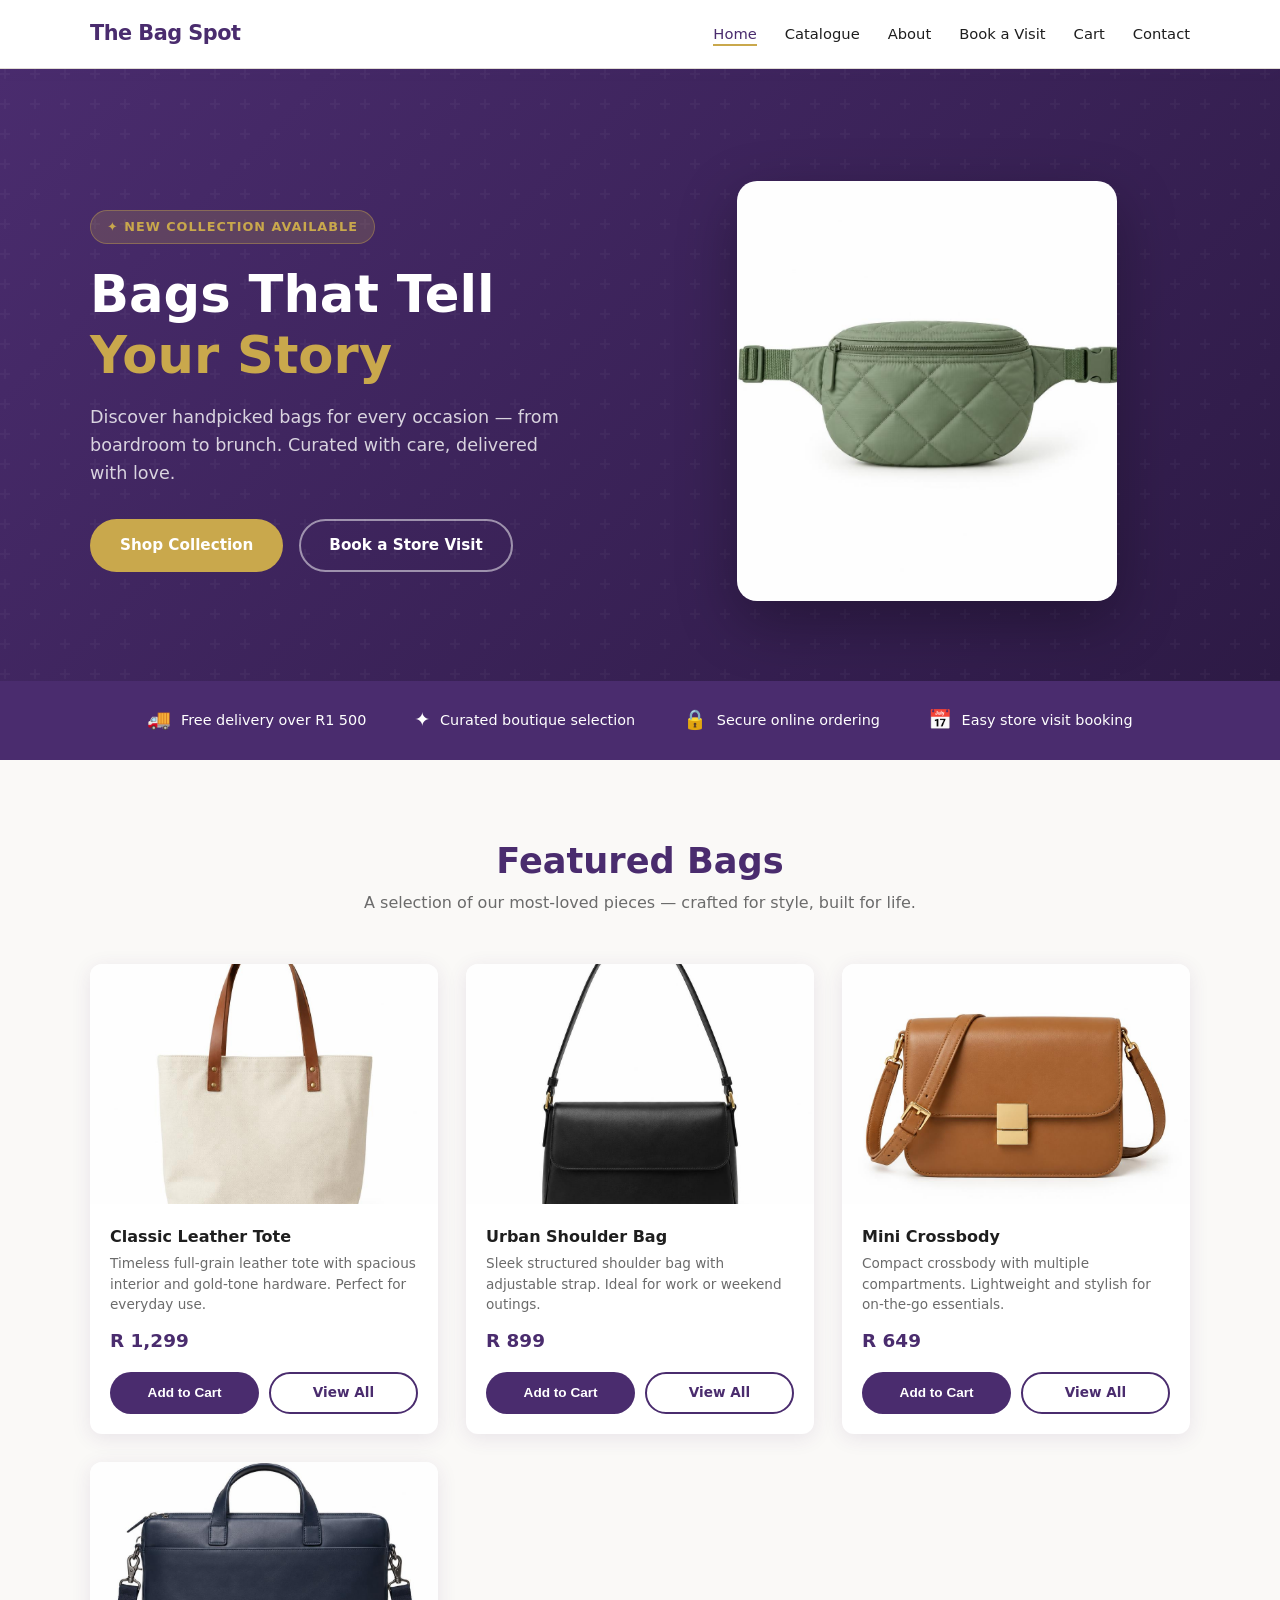
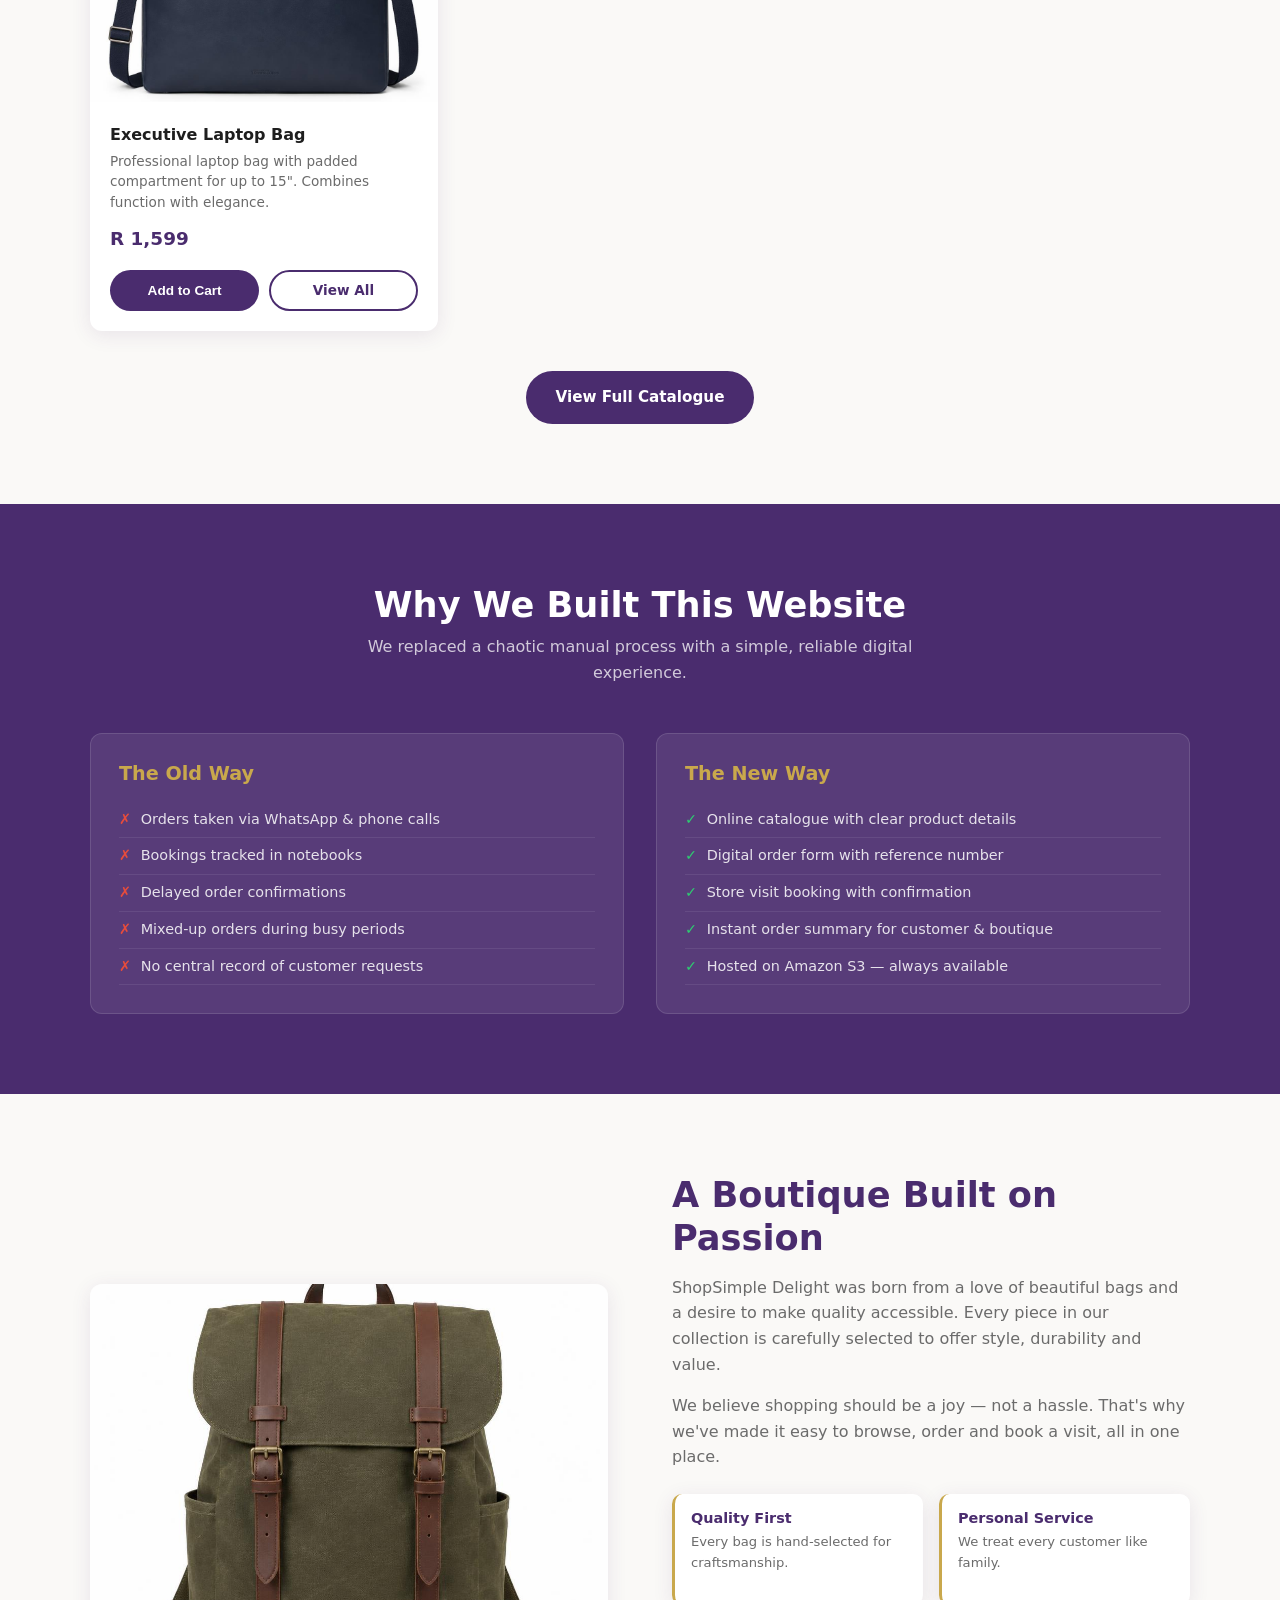
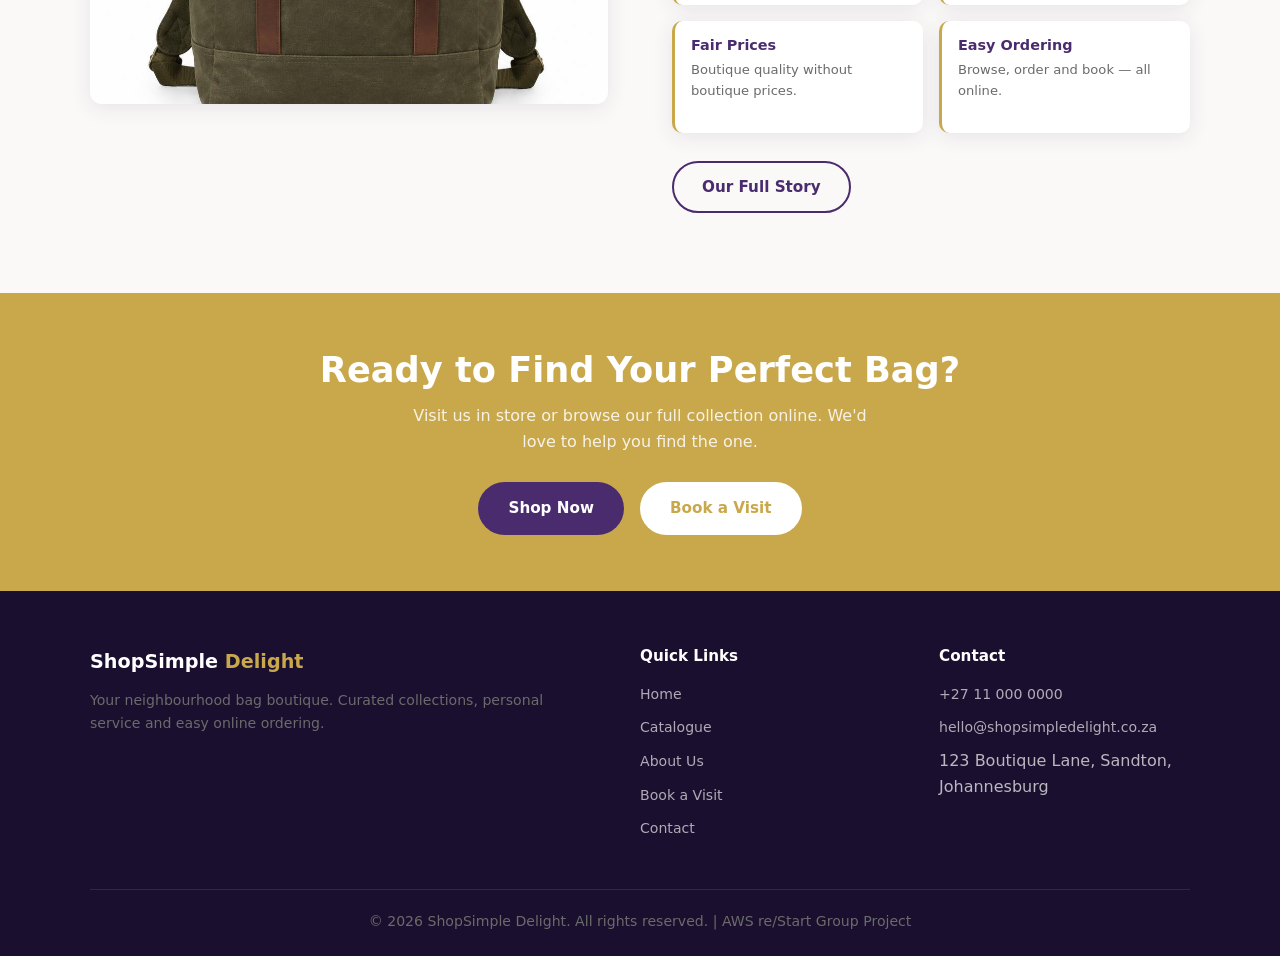
<file: index.html>
<!DOCTYPE html>
<html lang="en">
<head>
  <meta charset="UTF-8">
  <meta name="viewport" content="width=device-width, initial-scale=1.0">
  <title>The Bag Spot - One bag for every occasion</title>
  <link rel="stylesheet" href="css/style.css">
</head>
<body>

  <!-- ===== NAVIGATION ===== -->
  <nav class="navbar">
    <div class="container">
      <a href="index.html" class="nav-brand">The Bag Spot <span> </span></a>
      <ul class="nav-links">
        <li><a href="index.html">Home</a></li>
        <li><a href="catalogue.html">Catalogue</a></li>
        <li><a href="about.html">About</a></li>
        <li><a href="booking.html">Book a Visit</a></li>
        <li><a href="cart.html" class="cart-link">
          Cart <span class="cart-count" style="display:none">0</span>
        </a></li>
        <li><a href="contact.html">Contact</a></li>
      </ul>
      <button class="nav-toggle" aria-label="Toggle menu">
        <span></span><span></span><span></span>
      </button>
    </div>
  </nav>

  <!-- ===== HERO ===== -->
  <section class="hero">
    <div class="container">
      <div class="hero-content">
        <div class="hero-badge">✦ New Collection Available</div>
        <h1>Bags That Tell <span>Your Story</span></h1>
        <p>Discover handpicked bags for every occasion — from boardroom to brunch. Curated with care, delivered with love.</p>
        <div class="hero-buttons">
          <a href="catalogue.html" class="btn btn-gold">Shop Collection</a>
          <a href="booking.html" class="btn btn-outline" style="color:#fff;border-color:rgba(255,255,255,.5)">Book a Store Visit</a>
        </div>
      </div>
      <div class="hero-image">
        <img src="images/bag-belt.jpg" alt="ShopSimple Delight featured bag" style="width:380px;height:420px;object-fit:cover;border-radius:20px;box-shadow:0 20px 60px rgba(0,0,0,.3)">
      </div>
    </div>
  </section>

  <!-- ===== FEATURES STRIP ===== -->
  <div class="features-strip">
    <div class="container">
      <div class="feature-item"><span class="icon">🚚</span> Free delivery over R1 500</div>
      <div class="feature-item"><span class="icon">✦</span> Curated boutique selection</div>
      <div class="feature-item"><span class="icon">🔒</span> Secure online ordering</div>
      <div class="feature-item"><span class="icon">📅</span> Easy store visit booking</div>
    </div>
  </div>

  <!-- ===== FEATURED PRODUCTS ===== -->
  <section class="section">
    <div class="container">
      <div class="section-title">
        <h2>Featured Bags</h2>
        <p>A selection of our most-loved pieces — crafted for style, built for life.</p>
      </div>
      <div class="products-grid" id="featured-products"></div>
      <div style="text-align:center;margin-top:2.5rem">
        <a href="catalogue.html" class="btn btn-primary">View Full Catalogue</a>
      </div>
    </div>
  </section>

  <!-- ===== PROBLEM / SOLUTION ===== -->
  <section class="section problem-section">
    <div class="container">
      <div class="section-title">
        <h2>Why We Built This Website</h2>
        <p>We replaced a chaotic manual process with a simple, reliable digital experience.</p>
      </div>
      <div class="problem-grid">
        <div class="problem-card">
          <h3>The Old Way</h3>
          <ul>
            <li>Orders taken via WhatsApp &amp; phone calls</li>
            <li>Bookings tracked in notebooks</li>
            <li>Delayed order confirmations</li>
            <li>Mixed-up orders during busy periods</li>
            <li>No central record of customer requests</li>
          </ul>
        </div>
        <div class="solution-card">
          <h3>The New Way</h3>
          <ul>
            <li>Online catalogue with clear product details</li>
            <li>Digital order form with reference number</li>
            <li>Store visit booking with confirmation</li>
            <li>Instant order summary for customer &amp; boutique</li>
            <li>Hosted on Amazon S3 — always available</li>
          </ul>
        </div>
      </div>
    </div>
  </section>

  <!-- ===== ABOUT SNIPPET ===== -->
  <section class="section">
    <div class="container">
      <div class="about-grid">
        <div class="about-image-wrap">
          <img src="images/bag-backpack.jpg" alt="ShopSimple Delight boutique" style="width:100%;height:420px;object-fit:cover;display:block">
        </div>
        <div class="about-content">
          <h2>A Boutique Built on Passion</h2>
          <p>ShopSimple Delight was born from a love of beautiful bags and a desire to make quality accessible. Every piece in our collection is carefully selected to offer style, durability and value.</p>
          <p>We believe shopping should be a joy — not a hassle. That's why we've made it easy to browse, order and book a visit, all in one place.</p>
          <div class="about-values">
            <div class="value-item"><h4>Quality First</h4><p>Every bag is hand-selected for craftsmanship.</p></div>
            <div class="value-item"><h4>Personal Service</h4><p>We treat every customer like family.</p></div>
            <div class="value-item"><h4>Fair Prices</h4><p>Boutique quality without boutique prices.</p></div>
            <div class="value-item"><h4>Easy Ordering</h4><p>Browse, order and book — all online.</p></div>
          </div>
          <div style="margin-top:1.75rem">
            <a href="about.html" class="btn btn-outline">Our Full Story</a>
          </div>
        </div>
      </div>
    </div>
  </section>

  <!-- ===== CTA BANNER ===== -->
  <section style="background:var(--gold);padding:3.5rem 0;text-align:center">
    <div class="container">
      <h2 style="color:#fff;margin-bottom:.75rem">Ready to Find Your Perfect Bag?</h2>
      <p style="color:rgba(255,255,255,.85);margin-bottom:1.75rem;max-width:480px;margin-left:auto;margin-right:auto">Visit us in store or browse our full collection online. We'd love to help you find the one.</p>
      <div style="display:flex;gap:1rem;justify-content:center;flex-wrap:wrap">
        <a href="catalogue.html" class="btn btn-primary">Shop Now</a>
        <a href="booking.html" class="btn" style="background:#fff;color:var(--gold)">Book a Visit</a>
      </div>
    </div>
  </section>

  <!-- ===== FOOTER ===== -->
  <footer class="footer">
    <div class="container">
      <div class="footer-grid">
        <div>
          <div class="footer-brand">ShopSimple <span>Delight</span></div>
          <p>Your neighbourhood bag boutique. Curated collections, personal service and easy online ordering.</p>
        </div>
        <div>
          <h4>Quick Links</h4>
          <ul class="footer-links">
            <li><a href="index.html">Home</a></li>
            <li><a href="catalogue.html">Catalogue</a></li>
            <li><a href="about.html">About Us</a></li>
            <li><a href="booking.html">Book a Visit</a></li>
            <li><a href="contact.html">Contact</a></li>
          </ul>
        </div>
        <div>
          <h4>Contact</h4>
          <ul class="footer-links">
            <li><a href="tel:+27110000000">+27 11 000 0000</a></li>
            <li><a href="mailto:hello@shopsimpledelight.co.za">hello@shopsimpledelight.co.za</a></li>
            <li>123 Boutique Lane, Sandton, Johannesburg</li>
          </ul>
        </div>
      </div>
      <div class="footer-bottom">
        <p>&copy; 2026 ShopSimple Delight. All rights reserved. | AWS re/Start Group Project</p>
      </div>
    </div>
  </footer>

  <script src="js/products.js"></script>
  <script src="js/cart.js"></script>
  <script src="js/main.js"></script>
  <script>
    // Render 4 featured products on the home page
    document.addEventListener("DOMContentLoaded", function () {
      const container = document.getElementById("featured-products");
      const featured  = PRODUCTS.slice(0, 4);
      container.innerHTML = featured.map(function (p) {
        return `
          <div class="product-card">
            ${buildProductImage(p, "product-image")}
            <div class="product-info">
              <div class="product-name">${p.name}</div>
              <div class="product-desc">${p.description}</div>
              <div class="product-price">${formatPrice(p.price)}</div>
              <div class="product-actions">
                <button class="btn btn-primary btn-sm" onclick="addToCart(${p.id})">Add to Cart</button>
                <a href="catalogue.html" class="btn btn-outline btn-sm">View All</a>
              </div>
            </div>
          </div>`;
      }).join("");
    });
  </script>
</body>
</html>
</file>
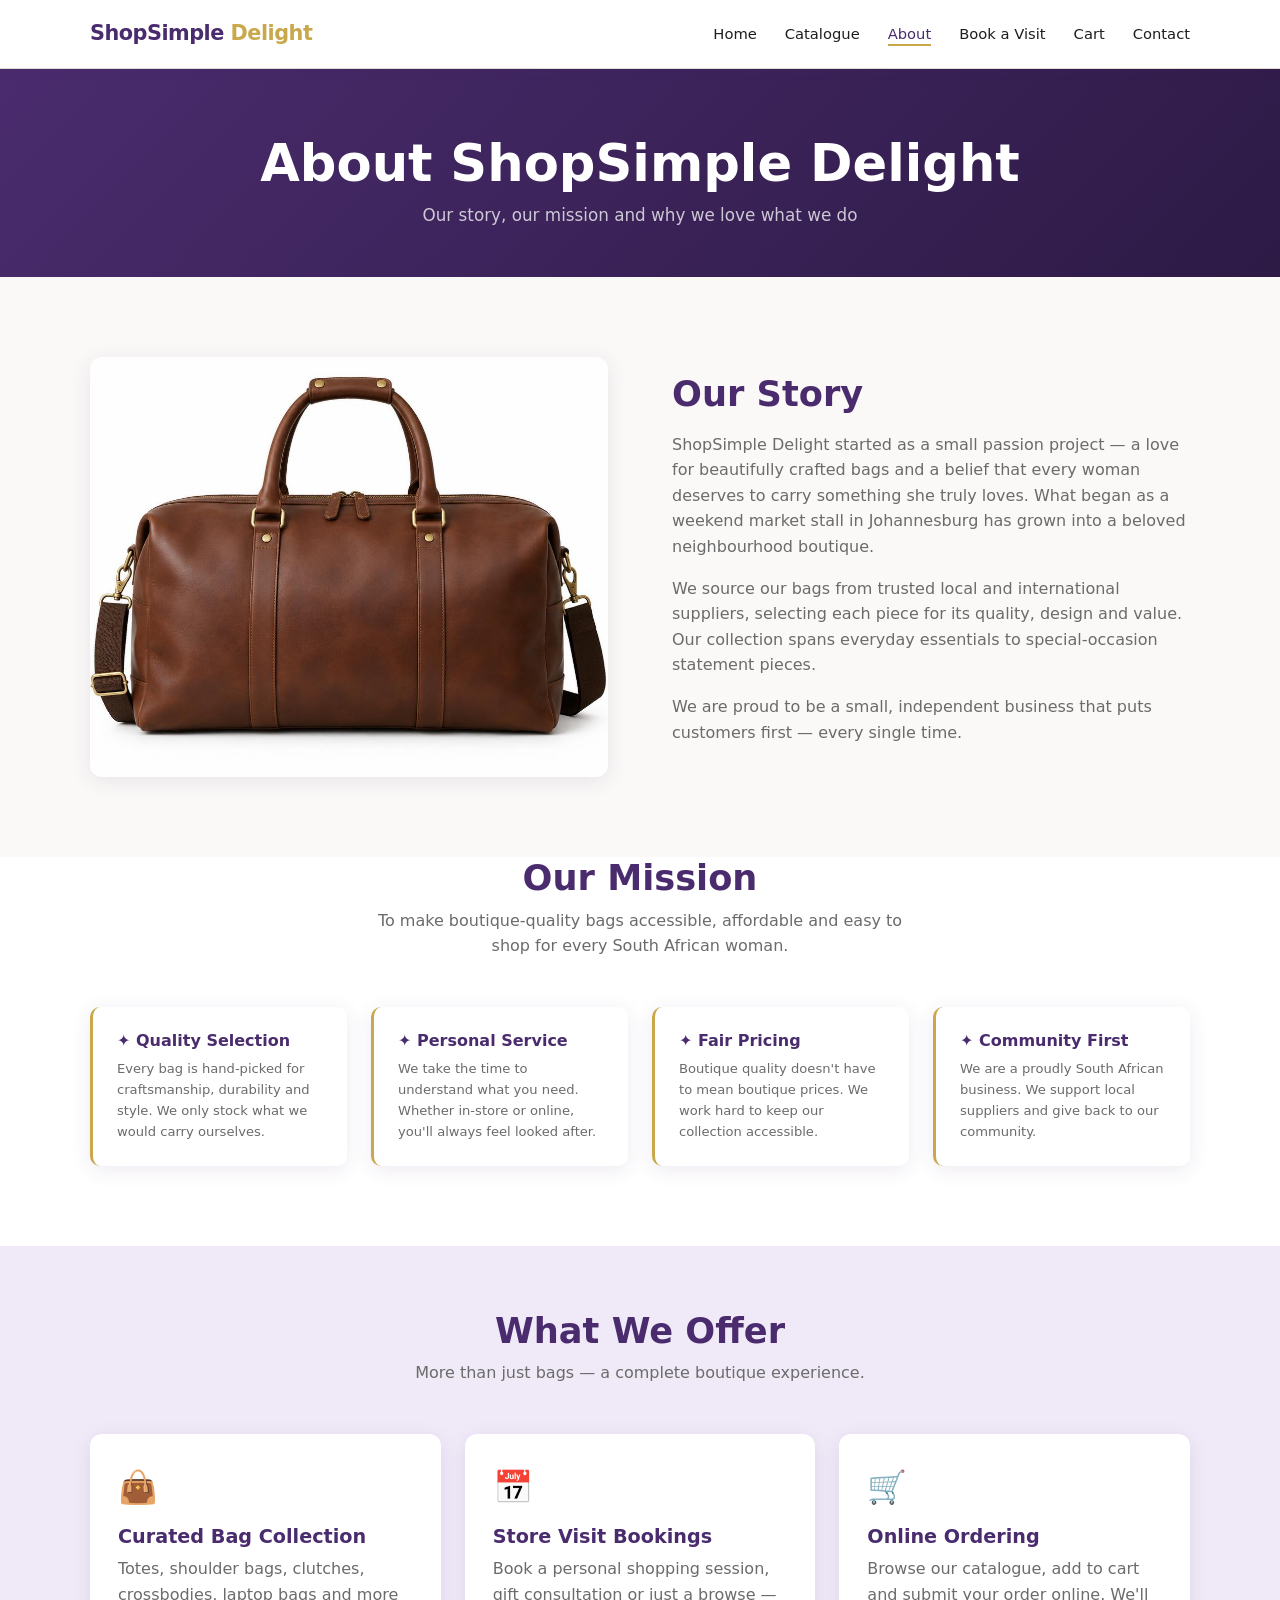
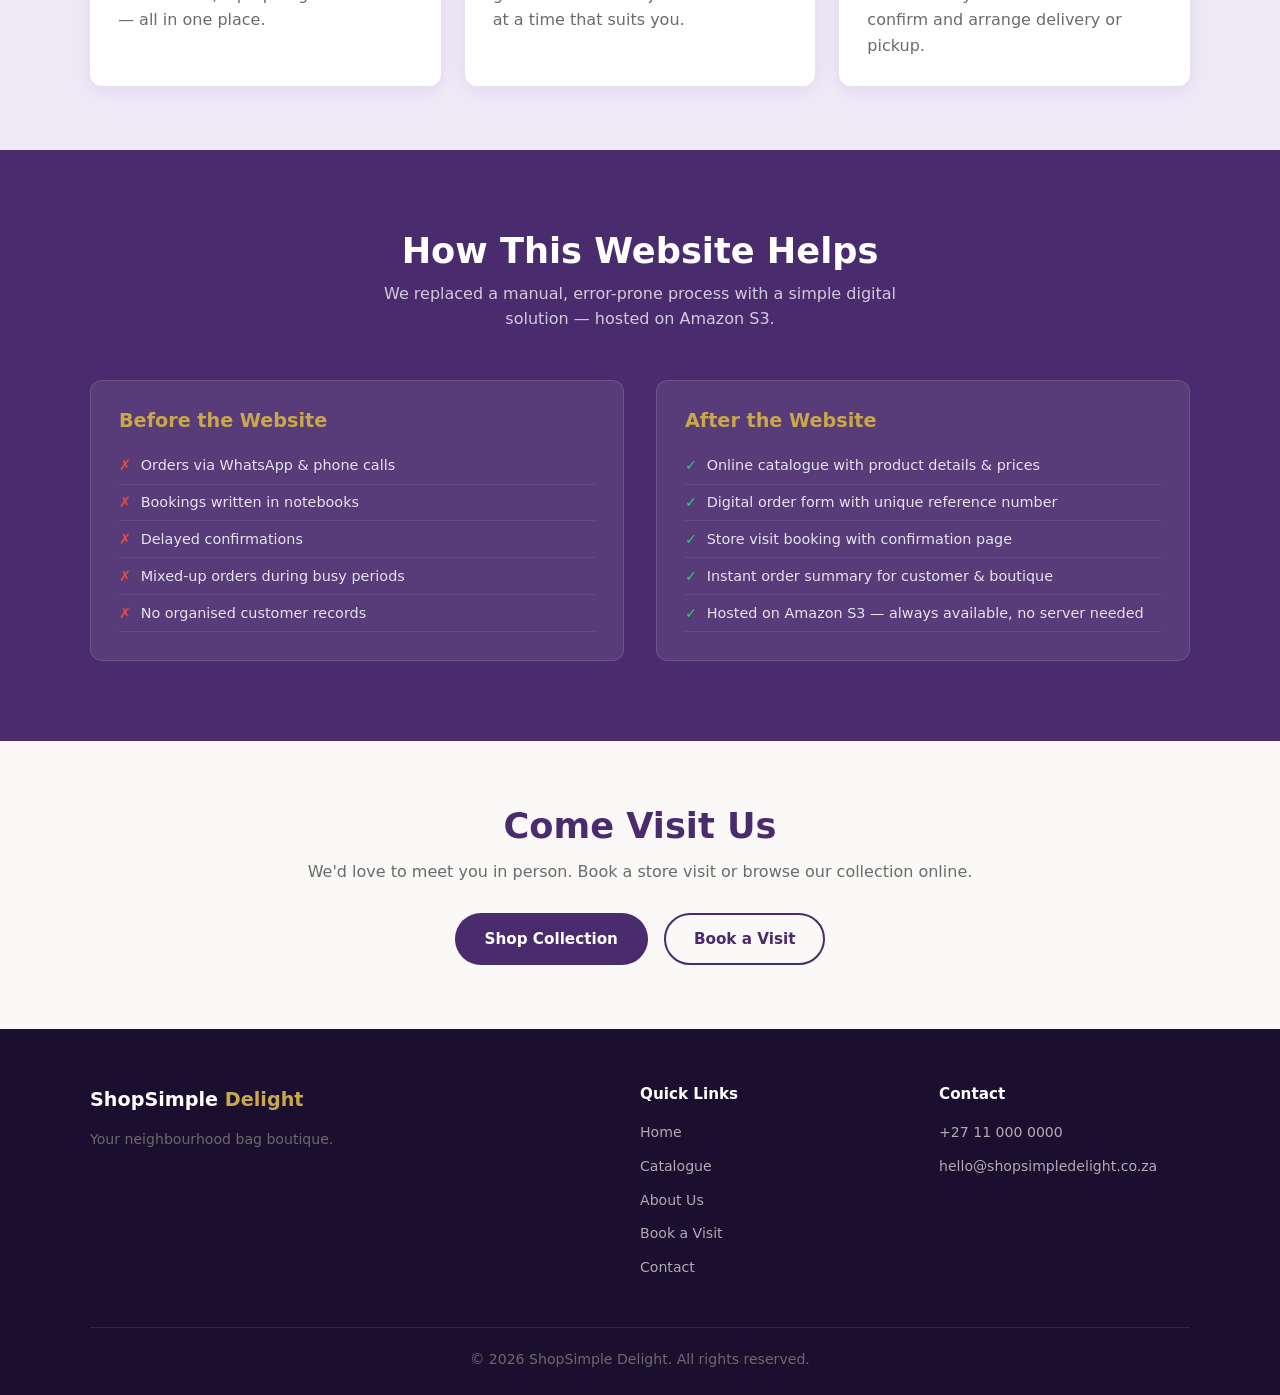
<file: about.html>
<!DOCTYPE html>
<html lang="en">
<head>
  <meta charset="UTF-8">
  <meta name="viewport" content="width=device-width, initial-scale=1.0">
  <title>About Us — ShopSimple Delight</title>
  <link rel="stylesheet" href="css/style.css">
</head>
<body>

  <!-- ===== NAVIGATION ===== -->
  <nav class="navbar">
    <div class="container">
      <a href="index.html" class="nav-brand">ShopSimple <span>Delight</span></a>
      <ul class="nav-links">
        <li><a href="index.html">Home</a></li>
        <li><a href="catalogue.html">Catalogue</a></li>
        <li><a href="about.html">About</a></li>
        <li><a href="booking.html">Book a Visit</a></li>
        <li><a href="cart.html" class="cart-link">
          Cart <span class="cart-count" style="display:none">0</span>
        </a></li>
        <li><a href="contact.html">Contact</a></li>
      </ul>
      <button class="nav-toggle" aria-label="Toggle menu">
        <span></span><span></span><span></span>
      </button>
    </div>
  </nav>

  <!-- ===== PAGE HEADER ===== -->
  <div class="page-header">
    <div class="container">
      <h1>About ShopSimple Delight</h1>
      <p>Our story, our mission and why we love what we do</p>
    </div>
  </div>

  <!-- ===== STORY ===== -->
  <section class="section">
    <div class="container">
      <div class="about-grid">
        <div class="about-image-wrap">
          <img src="images/bag-duffel.jpg" alt="ShopSimple Delight boutique" style="width:100%;height:420px;object-fit:cover;display:block">
        </div>
        <div class="about-content">
          <h2>Our Story</h2>
          <p>ShopSimple Delight started as a small passion project — a love for beautifully crafted bags and a belief that every woman deserves to carry something she truly loves. What began as a weekend market stall in Johannesburg has grown into a beloved neighbourhood boutique.</p>
          <p>We source our bags from trusted local and international suppliers, selecting each piece for its quality, design and value. Our collection spans everyday essentials to special-occasion statement pieces.</p>
          <p>We are proud to be a small, independent business that puts customers first — every single time.</p>
        </div>
      </div>
    </div>
  </section>

  <!-- ===== MISSION ===== -->
  <section class="section" style="background:var(--white);padding-top:0">
    <div class="container">
      <div class="section-title">
        <h2>Our Mission</h2>
        <p>To make boutique-quality bags accessible, affordable and easy to shop for every South African woman.</p>
      </div>
      <div style="display:grid;grid-template-columns:repeat(auto-fit,minmax(220px,1fr));gap:1.5rem;margin-top:1rem">
        <div class="value-item" style="padding:1.5rem">
          <h4 style="font-size:1rem;margin-bottom:.5rem">✦ Quality Selection</h4>
          <p>Every bag is hand-picked for craftsmanship, durability and style. We only stock what we would carry ourselves.</p>
        </div>
        <div class="value-item" style="padding:1.5rem">
          <h4 style="font-size:1rem;margin-bottom:.5rem">✦ Personal Service</h4>
          <p>We take the time to understand what you need. Whether in-store or online, you'll always feel looked after.</p>
        </div>
        <div class="value-item" style="padding:1.5rem">
          <h4 style="font-size:1rem;margin-bottom:.5rem">✦ Fair Pricing</h4>
          <p>Boutique quality doesn't have to mean boutique prices. We work hard to keep our collection accessible.</p>
        </div>
        <div class="value-item" style="padding:1.5rem">
          <h4 style="font-size:1rem;margin-bottom:.5rem">✦ Community First</h4>
          <p>We are a proudly South African business. We support local suppliers and give back to our community.</p>
        </div>
      </div>
    </div>
  </section>

  <!-- ===== WHAT WE OFFER ===== -->
  <section class="section" style="background:#f0eaf8;padding:4rem 0">
    <div class="container">
      <div class="section-title">
        <h2>What We Offer</h2>
        <p>More than just bags — a complete boutique experience.</p>
      </div>
      <div style="display:grid;grid-template-columns:repeat(auto-fit,minmax(260px,1fr));gap:1.5rem">
        <div style="background:var(--white);border-radius:var(--radius);padding:1.75rem;box-shadow:var(--shadow)">
          <div style="font-size:2rem;margin-bottom:.75rem">👜</div>
          <h3 style="color:var(--purple);margin-bottom:.5rem">Curated Bag Collection</h3>
          <p>Totes, shoulder bags, clutches, crossbodies, laptop bags and more — all in one place.</p>
        </div>
        <div style="background:var(--white);border-radius:var(--radius);padding:1.75rem;box-shadow:var(--shadow)">
          <div style="font-size:2rem;margin-bottom:.75rem">📅</div>
          <h3 style="color:var(--purple);margin-bottom:.5rem">Store Visit Bookings</h3>
          <p>Book a personal shopping session, gift consultation or just a browse — at a time that suits you.</p>
        </div>
        <div style="background:var(--white);border-radius:var(--radius);padding:1.75rem;box-shadow:var(--shadow)">
          <div style="font-size:2rem;margin-bottom:.75rem">🛒</div>
          <h3 style="color:var(--purple);margin-bottom:.5rem">Online Ordering</h3>
          <p>Browse our catalogue, add to cart and submit your order online. We'll confirm and arrange delivery or pickup.</p>
        </div>
      </div>
    </div>
  </section>

  <!-- ===== DIGITAL SOLUTION ===== -->
  <section class="section problem-section">
    <div class="container">
      <div class="section-title">
        <h2>How This Website Helps</h2>
        <p>We replaced a manual, error-prone process with a simple digital solution — hosted on Amazon S3.</p>
      </div>
      <div class="problem-grid">
        <div class="problem-card">
          <h3>Before the Website</h3>
          <ul>
            <li>Orders via WhatsApp &amp; phone calls</li>
            <li>Bookings written in notebooks</li>
            <li>Delayed confirmations</li>
            <li>Mixed-up orders during busy periods</li>
            <li>No organised customer records</li>
          </ul>
        </div>
        <div class="solution-card">
          <h3>After the Website</h3>
          <ul>
            <li>Online catalogue with product details &amp; prices</li>
            <li>Digital order form with unique reference number</li>
            <li>Store visit booking with confirmation page</li>
            <li>Instant order summary for customer &amp; boutique</li>
            <li>Hosted on Amazon S3 — always available, no server needed</li>
          </ul>
        </div>
      </div>
    </div>
  </section>

  <!-- ===== CTA ===== -->
  <section style="padding:4rem 0;text-align:center">
    <div class="container">
      <h2 style="color:var(--purple);margin-bottom:.75rem">Come Visit Us</h2>
      <p style="margin-bottom:1.75rem">We'd love to meet you in person. Book a store visit or browse our collection online.</p>
      <div style="display:flex;gap:1rem;justify-content:center;flex-wrap:wrap">
        <a href="catalogue.html" class="btn btn-primary">Shop Collection</a>
        <a href="booking.html" class="btn btn-outline">Book a Visit</a>
      </div>
    </div>
  </section>

  <!-- ===== FOOTER ===== -->
  <footer class="footer">
    <div class="container">
      <div class="footer-grid">
        <div>
          <div class="footer-brand">ShopSimple <span>Delight</span></div>
          <p>Your neighbourhood bag boutique.</p>
        </div>
        <div>
          <h4>Quick Links</h4>
          <ul class="footer-links">
            <li><a href="index.html">Home</a></li>
            <li><a href="catalogue.html">Catalogue</a></li>
            <li><a href="about.html">About Us</a></li>
            <li><a href="booking.html">Book a Visit</a></li>
            <li><a href="contact.html">Contact</a></li>
          </ul>
        </div>
        <div>
          <h4>Contact</h4>
          <ul class="footer-links">
            <li><a href="tel:+27110000000">+27 11 000 0000</a></li>
            <li><a href="mailto:hello@shopsimpledelight.co.za">hello@shopsimpledelight.co.za</a></li>
          </ul>
        </div>
      </div>
      <div class="footer-bottom">
        <p>&copy; 2026 ShopSimple Delight. All rights reserved.</p>
      </div>
    </div>
  </footer>

  <script src="js/products.js"></script>
  <script src="js/cart.js"></script>
  <script src="js/main.js"></script>
</body>
</html>
</file>
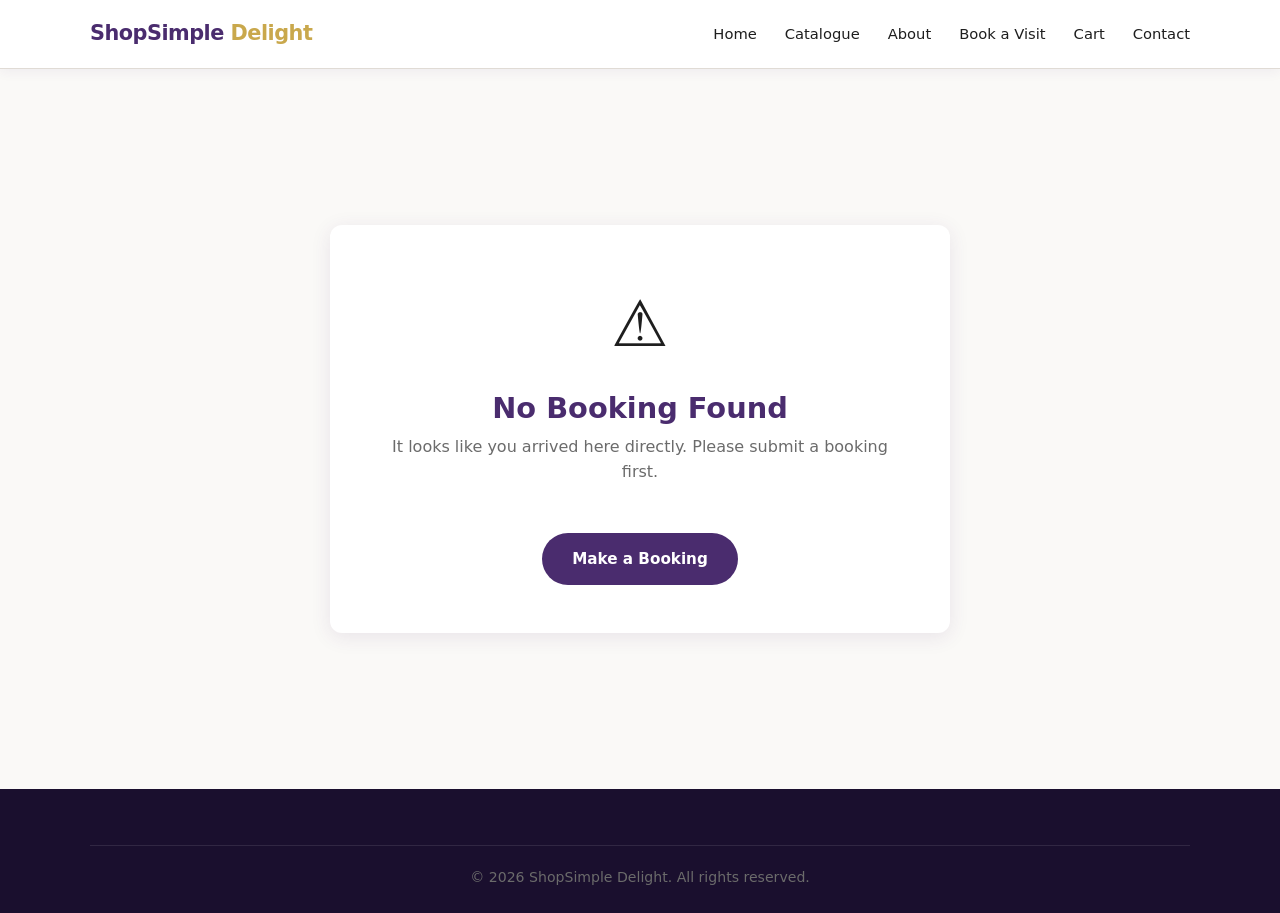
<file: booking-confirmation.html>
<!DOCTYPE html>
<html lang="en">
<head>
  <meta charset="UTF-8">
  <meta name="viewport" content="width=device-width, initial-scale=1.0">
  <title>Booking Confirmed — ShopSimple Delight</title>
  <link rel="stylesheet" href="css/style.css">
</head>
<body>

  <!-- ===== NAVIGATION ===== -->
  <nav class="navbar">
    <div class="container">
      <a href="index.html" class="nav-brand">ShopSimple <span>Delight</span></a>
      <ul class="nav-links">
        <li><a href="index.html">Home</a></li>
        <li><a href="catalogue.html">Catalogue</a></li>
        <li><a href="about.html">About</a></li>
        <li><a href="booking.html">Book a Visit</a></li>
        <li><a href="cart.html" class="cart-link">
          Cart <span class="cart-count" style="display:none">0</span>
        </a></li>
        <li><a href="contact.html">Contact</a></li>
      </ul>
      <button class="nav-toggle" aria-label="Toggle menu">
        <span></span><span></span><span></span>
      </button>
    </div>
  </nav>

  <!-- ===== CONFIRMATION ===== -->
  <div class="confirmation-page">
    <div class="confirmation-card" id="confirmation-content">
      <!-- Populated by JavaScript -->
      <p>Loading your booking details...</p>
    </div>
  </div>

  <!-- ===== FOOTER ===== -->
  <footer class="footer">
    <div class="container">
      <div class="footer-bottom">
        <p>&copy; 2026 ShopSimple Delight. All rights reserved.</p>
      </div>
    </div>
  </footer>

  <script src="js/products.js"></script>
  <script src="js/cart.js"></script>
  <script src="js/main.js"></script>
  <script>
    document.addEventListener("DOMContentLoaded", function () {
      const card = document.getElementById("confirmation-content");

      // Read booking data saved by booking.js
      let booking;
      try {
        booking = JSON.parse(sessionStorage.getItem("ssd_booking"));
      } catch (e) {
        booking = null;
      }

      if (!booking) {
        card.innerHTML = `
          <div class="confirmation-icon">⚠️</div>
          <h1>No Booking Found</h1>
          <p>It looks like you arrived here directly. Please submit a booking first.</p>
          <a href="booking.html" class="btn btn-primary" style="margin-top:1rem">Make a Booking</a>`;
        return;
      }

      // Format the date nicely
      const dateObj = new Date(booking.date + "T00:00:00");
      const formattedDate = dateObj.toLocaleDateString("en-ZA", { weekday: "long", year: "numeric", month: "long", day: "numeric" });

      // Format time to 12-hour
      const [h, m] = booking.time.split(":");
      const hour12 = h % 12 || 12;
      const ampm   = h < 12 ? "AM" : "PM";
      const formattedTime = `${hour12}:${m} ${ampm}`;

      card.innerHTML = `
        <div class="confirmation-icon">✅</div>
        <h1>Booking Request Received!</h1>
        <p>Thank you, <strong>${booking.name}</strong>. Your store visit request has been submitted.</p>

        <div class="ref-badge">${booking.ref}</div>

        <table class="detail-table">
          <tr><td>Name</td><td>${booking.name}</td></tr>
          <tr><td>Email</td><td>${booking.email}</td></tr>
          <tr><td>Phone</td><td>${booking.phone}</td></tr>
          <tr><td>Date</td><td>${formattedDate}</td></tr>
          <tr><td>Time</td><td>${formattedTime}</td></tr>
          <tr><td>Number of People</td><td>${booking.people}</td></tr>
          <tr><td>Reason for Visit</td><td>${booking.reason}</td></tr>
          ${booking.message ? `<tr><td>Message</td><td>${booking.message}</td></tr>` : ""}
        </table>

        <div class="notice-box">
          <p>📞 <strong>What happens next?</strong> The ShopSimple Delight team will contact you within 24 hours to confirm your visit. Please keep your booking reference number safe.</p>
        </div>

        <div style="display:flex;gap:1rem;justify-content:center;flex-wrap:wrap">
          <a href="index.html" class="btn btn-primary">Back to Home</a>
          <a href="catalogue.html" class="btn btn-outline">Browse Catalogue</a>
        </div>`;
    });
  </script>
</body>
</html>
</file>
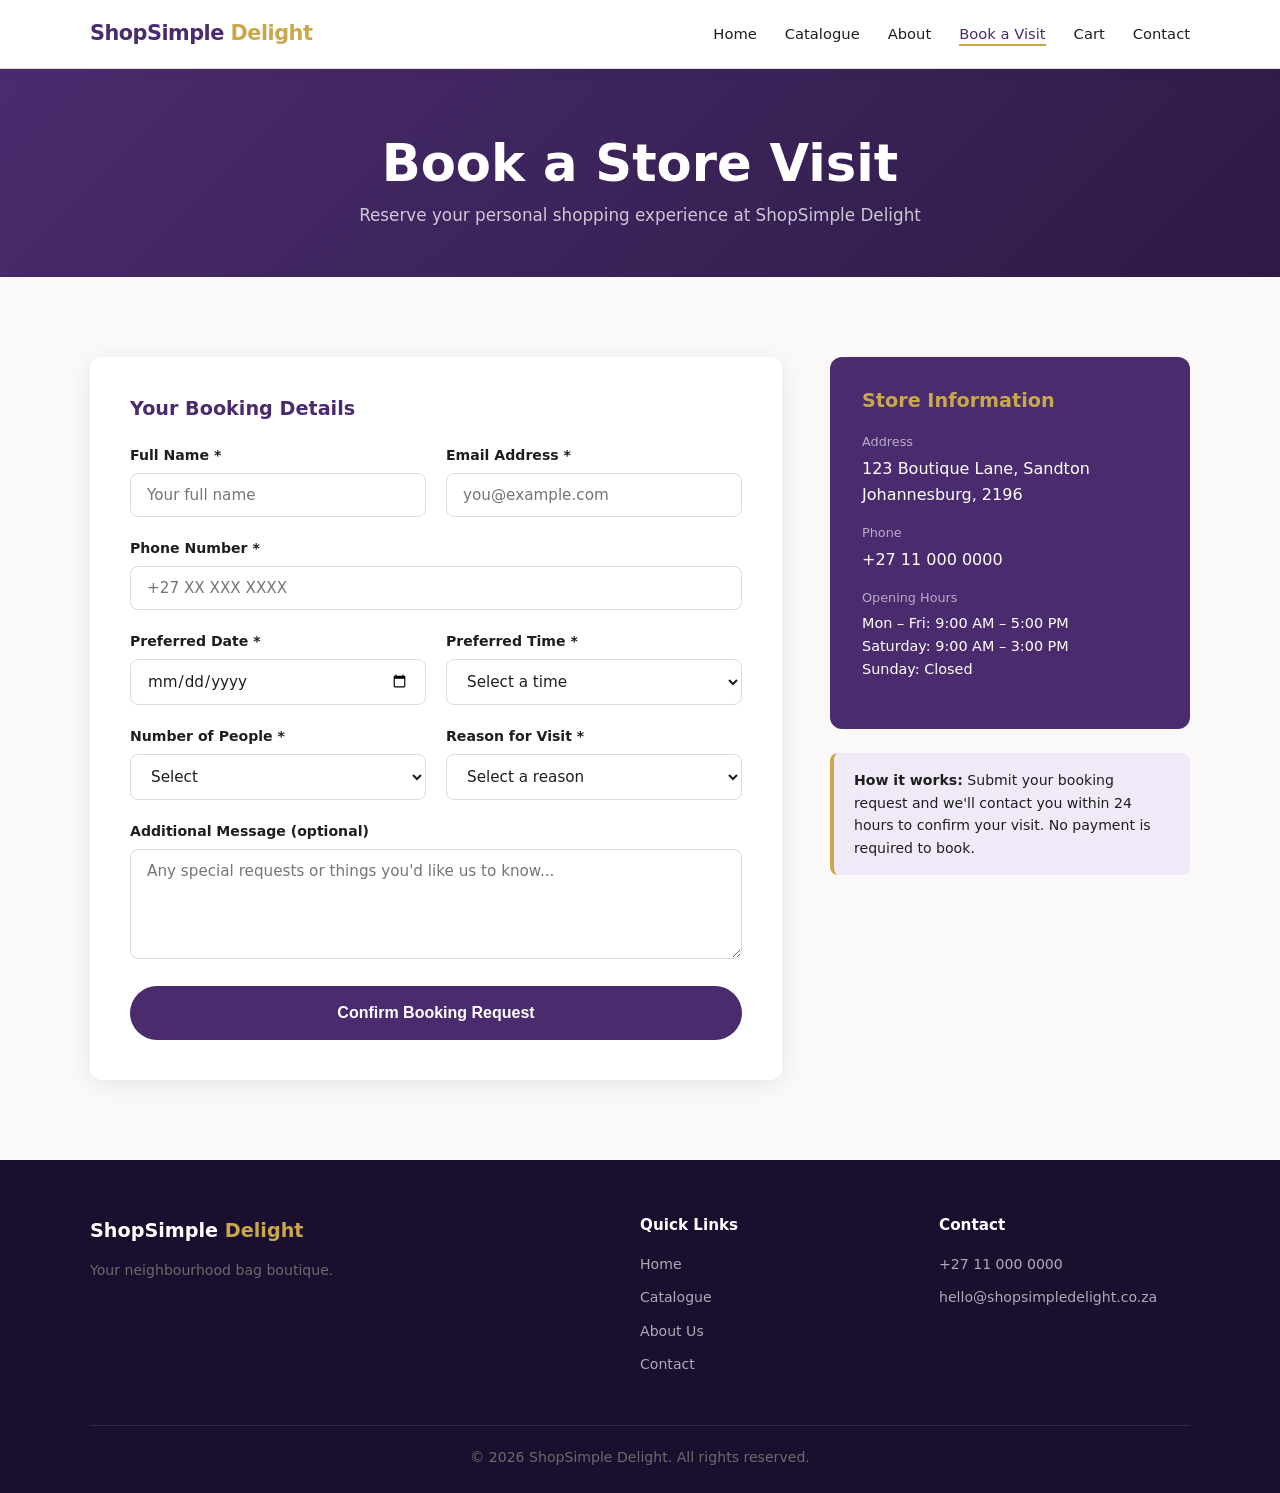
<file: booking.html>
<!DOCTYPE html>
<html lang="en">
<head>
  <meta charset="UTF-8">
  <meta name="viewport" content="width=device-width, initial-scale=1.0">
  <title>Book a Store Visit — ShopSimple Delight</title>
  <link rel="stylesheet" href="css/style.css">
</head>
<body>

  <!-- ===== NAVIGATION ===== -->
  <nav class="navbar">
    <div class="container">
      <a href="index.html" class="nav-brand">ShopSimple <span>Delight</span></a>
      <ul class="nav-links">
        <li><a href="index.html">Home</a></li>
        <li><a href="catalogue.html">Catalogue</a></li>
        <li><a href="about.html">About</a></li>
        <li><a href="booking.html">Book a Visit</a></li>
        <li><a href="cart.html" class="cart-link">
          Cart <span class="cart-count" style="display:none">0</span>
        </a></li>
        <li><a href="contact.html">Contact</a></li>
      </ul>
      <button class="nav-toggle" aria-label="Toggle menu">
        <span></span><span></span><span></span>
      </button>
    </div>
  </nav>

  <!-- ===== PAGE HEADER ===== -->
  <div class="page-header">
    <div class="container">
      <h1>Book a Store Visit</h1>
      <p>Reserve your personal shopping experience at ShopSimple Delight</p>
    </div>
  </div>

  <!-- ===== BOOKING FORM ===== -->
  <section class="section">
    <div class="container">
      <div style="display:grid;grid-template-columns:1fr 360px;gap:3rem;align-items:start" class="booking-layout">

        <!-- Form -->
        <div class="form-card">
          <h3 style="color:var(--purple);margin-bottom:1.5rem">Your Booking Details</h3>
          <form id="booking-form" novalidate>

            <div class="form-row">
              <div class="form-group">
                <label for="full-name">Full Name *</label>
                <input type="text" id="full-name" placeholder="Your full name">
                <span class="field-error" id="full-name-error"></span>
              </div>
              <div class="form-group">
                <label for="email">Email Address *</label>
                <input type="email" id="email" placeholder="you@example.com">
                <span class="field-error" id="email-error"></span>
              </div>
            </div>

            <div class="form-group">
              <label for="phone">Phone Number *</label>
              <input type="tel" id="phone" placeholder="+27 XX XXX XXXX">
              <span class="field-error" id="phone-error"></span>
            </div>

            <div class="form-row">
              <div class="form-group">
                <label for="visit-date">Preferred Date *</label>
                <input type="date" id="visit-date">
                <span class="field-error" id="visit-date-error"></span>
              </div>
              <div class="form-group">
                <label for="visit-time">Preferred Time *</label>
                <select id="visit-time">
                  <option value="">Select a time</option>
                  <option value="09:00">09:00 AM</option>
                  <option value="10:00">10:00 AM</option>
                  <option value="11:00">11:00 AM</option>
                  <option value="12:00">12:00 PM</option>
                  <option value="13:00">01:00 PM</option>
                  <option value="14:00">02:00 PM</option>
                  <option value="15:00">03:00 PM</option>
                  <option value="16:00">04:00 PM</option>
                </select>
                <span class="field-error" id="visit-time-error"></span>
              </div>
            </div>

            <div class="form-row">
              <div class="form-group">
                <label for="num-people">Number of People *</label>
                <select id="num-people">
                  <option value="">Select</option>
                  <option value="1">1 person</option>
                  <option value="2">2 people</option>
                  <option value="3">3 people</option>
                  <option value="4">4 people</option>
                  <option value="5+">5 or more</option>
                </select>
                <span class="field-error" id="num-people-error"></span>
              </div>
              <div class="form-group">
                <label for="visit-reason">Reason for Visit *</label>
                <select id="visit-reason">
                  <option value="">Select a reason</option>
                  <option value="Personal Shopping">Personal Shopping</option>
                  <option value="Gift Consultation">Gift Consultation</option>
                  <option value="View New Collection">View New Collection</option>
                  <option value="General Store Visit">General Store Visit</option>
                </select>
                <span class="field-error" id="visit-reason-error"></span>
              </div>
            </div>

            <div class="form-group">
              <label for="message">Additional Message (optional)</label>
              <textarea id="message" placeholder="Any special requests or things you'd like us to know..."></textarea>
            </div>

            <button type="submit" class="btn btn-primary" style="width:100%;padding:1rem;font-size:1rem">
              Confirm Booking Request
            </button>
          </form>
        </div>

        <!-- Info sidebar -->
        <div>
          <div style="background:var(--purple);color:#fff;border-radius:var(--radius);padding:2rem;margin-bottom:1.5rem">
            <h3 style="color:var(--gold);margin-bottom:1.25rem">Store Information</h3>
            <div style="margin-bottom:1rem">
              <div style="font-size:.8rem;color:rgba(255,255,255,.6);margin-bottom:.2rem">Address</div>
              <div>123 Boutique Lane, Sandton<br>Johannesburg, 2196</div>
            </div>
            <div style="margin-bottom:1rem">
              <div style="font-size:.8rem;color:rgba(255,255,255,.6);margin-bottom:.2rem">Phone</div>
              <div>+27 11 000 0000</div>
            </div>
            <div style="margin-bottom:1rem">
              <div style="font-size:.8rem;color:rgba(255,255,255,.6);margin-bottom:.2rem">Opening Hours</div>
              <div style="font-size:.9rem">
                Mon – Fri: 9:00 AM – 5:00 PM<br>
                Saturday: 9:00 AM – 3:00 PM<br>
                Sunday: Closed
              </div>
            </div>
          </div>
          <div class="notice-box">
            <p><strong>How it works:</strong> Submit your booking request and we'll contact you within 24 hours to confirm your visit. No payment is required to book.</p>
          </div>
        </div>

      </div>
    </div>
  </section>

  <!-- ===== FOOTER ===== -->
  <footer class="footer">
    <div class="container">
      <div class="footer-grid">
        <div>
          <div class="footer-brand">ShopSimple <span>Delight</span></div>
          <p>Your neighbourhood bag boutique.</p>
        </div>
        <div>
          <h4>Quick Links</h4>
          <ul class="footer-links">
            <li><a href="index.html">Home</a></li>
            <li><a href="catalogue.html">Catalogue</a></li>
            <li><a href="about.html">About Us</a></li>
            <li><a href="contact.html">Contact</a></li>
          </ul>
        </div>
        <div>
          <h4>Contact</h4>
          <ul class="footer-links">
            <li><a href="tel:+27110000000">+27 11 000 0000</a></li>
            <li><a href="mailto:hello@shopsimpledelight.co.za">hello@shopsimpledelight.co.za</a></li>
          </ul>
        </div>
      </div>
      <div class="footer-bottom">
        <p>&copy; 2026 ShopSimple Delight. All rights reserved.</p>
      </div>
    </div>
  </footer>

  <script src="js/products.js"></script>
  <script src="js/cart.js"></script>
  <script src="js/main.js"></script>
  <script src="js/booking.js"></script>
  <style>
    @media (max-width: 860px) {
      .booking-layout { grid-template-columns: 1fr !important; }
    }
  </style>
</body>
</html>
</file>
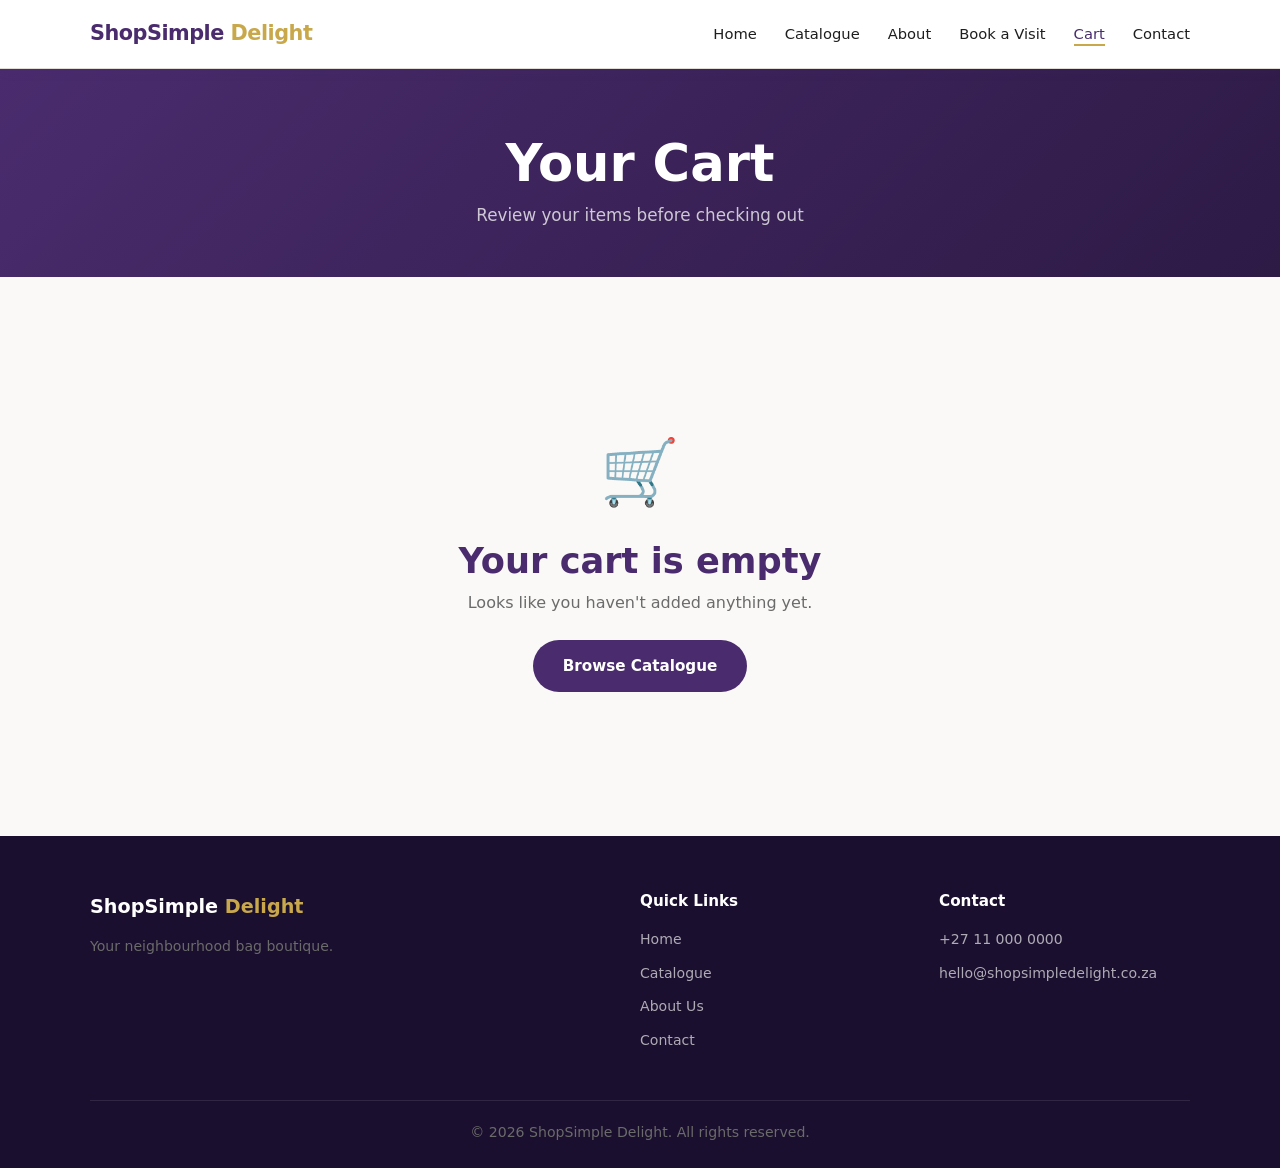
<file: cart.html>
<!DOCTYPE html>
<html lang="en">
<head>
  <meta charset="UTF-8">
  <meta name="viewport" content="width=device-width, initial-scale=1.0">
  <title>Your Cart — ShopSimple Delight</title>
  <link rel="stylesheet" href="css/style.css">
</head>
<body>

  <!-- ===== NAVIGATION ===== -->
  <nav class="navbar">
    <div class="container">
      <a href="index.html" class="nav-brand">ShopSimple <span>Delight</span></a>
      <ul class="nav-links">
        <li><a href="index.html">Home</a></li>
        <li><a href="catalogue.html">Catalogue</a></li>
        <li><a href="about.html">About</a></li>
        <li><a href="booking.html">Book a Visit</a></li>
        <li><a href="cart.html" class="cart-link">
          Cart <span class="cart-count" style="display:none">0</span>
        </a></li>
        <li><a href="contact.html">Contact</a></li>
      </ul>
      <button class="nav-toggle" aria-label="Toggle menu">
        <span></span><span></span><span></span>
      </button>
    </div>
  </nav>

  <!-- ===== PAGE HEADER ===== -->
  <div class="page-header">
    <div class="container">
      <h1>Your Cart</h1>
      <p>Review your items before checking out</p>
    </div>
  </div>

  <!-- ===== CART ===== -->
  <section class="section">
    <div class="container">
      <div id="cart-container"></div>
    </div>
  </section>

  <!-- ===== FOOTER ===== -->
  <footer class="footer">
    <div class="container">
      <div class="footer-grid">
        <div>
          <div class="footer-brand">ShopSimple <span>Delight</span></div>
          <p>Your neighbourhood bag boutique.</p>
        </div>
        <div>
          <h4>Quick Links</h4>
          <ul class="footer-links">
            <li><a href="index.html">Home</a></li>
            <li><a href="catalogue.html">Catalogue</a></li>
            <li><a href="about.html">About Us</a></li>
            <li><a href="contact.html">Contact</a></li>
          </ul>
        </div>
        <div>
          <h4>Contact</h4>
          <ul class="footer-links">
            <li><a href="tel:+27110000000">+27 11 000 0000</a></li>
            <li><a href="mailto:hello@shopsimpledelight.co.za">hello@shopsimpledelight.co.za</a></li>
          </ul>
        </div>
      </div>
      <div class="footer-bottom">
        <p>&copy; 2026 ShopSimple Delight. All rights reserved.</p>
      </div>
    </div>
  </footer>

  <script src="js/products.js"></script>
  <script src="js/cart.js"></script>
  <script src="js/main.js"></script>
  <script>
    function renderCart() {
      const container = document.getElementById("cart-container");
      const cart = getCart();

      if (cart.length === 0) {
        container.innerHTML = `
          <div class="cart-empty">
            <div class="empty-icon">🛒</div>
            <h2 style="color:var(--purple);margin-bottom:.5rem">Your cart is empty</h2>
            <p style="margin-bottom:1.5rem">Looks like you haven't added anything yet.</p>
            <a href="catalogue.html" class="btn btn-primary">Browse Catalogue</a>
          </div>`;
        return;
      }

      // Build table rows
      const rows = cart.map(function (item) {
        return `
          <tr>
            <td data-label="Product"><span class="cart-item-name">${item.name}</span></td>
            <td data-label="Price">${formatPrice(item.price)}</td>
            <td data-label="Quantity">
              <div class="qty-control">
                <button class="qty-btn" onclick="changeQty(${item.id}, ${item.qty - 1})">−</button>
                <span>${item.qty}</span>
                <button class="qty-btn" onclick="changeQty(${item.id}, ${item.qty + 1})">+</button>
              </div>
            </td>
            <td data-label="Subtotal">${formatPrice(item.price * item.qty)}</td>
            <td data-label="Remove">
              <button class="btn btn-danger btn-sm" onclick="removeItem(${item.id})">Remove</button>
            </td>
          </tr>`;
      }).join("");

      container.innerHTML = `
        <div style="overflow-x:auto">
          <table class="cart-table">
            <thead>
              <tr>
                <th>Product</th>
                <th>Price</th>
                <th>Quantity</th>
                <th>Subtotal</th>
                <th></th>
              </tr>
            </thead>
            <tbody>${rows}</tbody>
          </table>
        </div>
        <div class="cart-footer">
          <a href="catalogue.html" class="btn btn-outline">← Continue Shopping</a>
          <div class="cart-totals">
            <div class="total-line">Subtotal (${getCartCount()} items)</div>
            <div class="grand-total">${formatPrice(getCartTotal())}</div>
            <a href="checkout.html" class="btn btn-primary" style="margin-top:.75rem;display:inline-block">Proceed to Checkout →</a>
          </div>
        </div>`;
    }

    function changeQty(id, newQty) {
      updateQty(id, newQty);
      renderCart();
    }

    function removeItem(id) {
      removeFromCart(id);
      renderCart();
    }

    document.addEventListener("DOMContentLoaded", renderCart);
  </script>
</body>
</html>
</file>
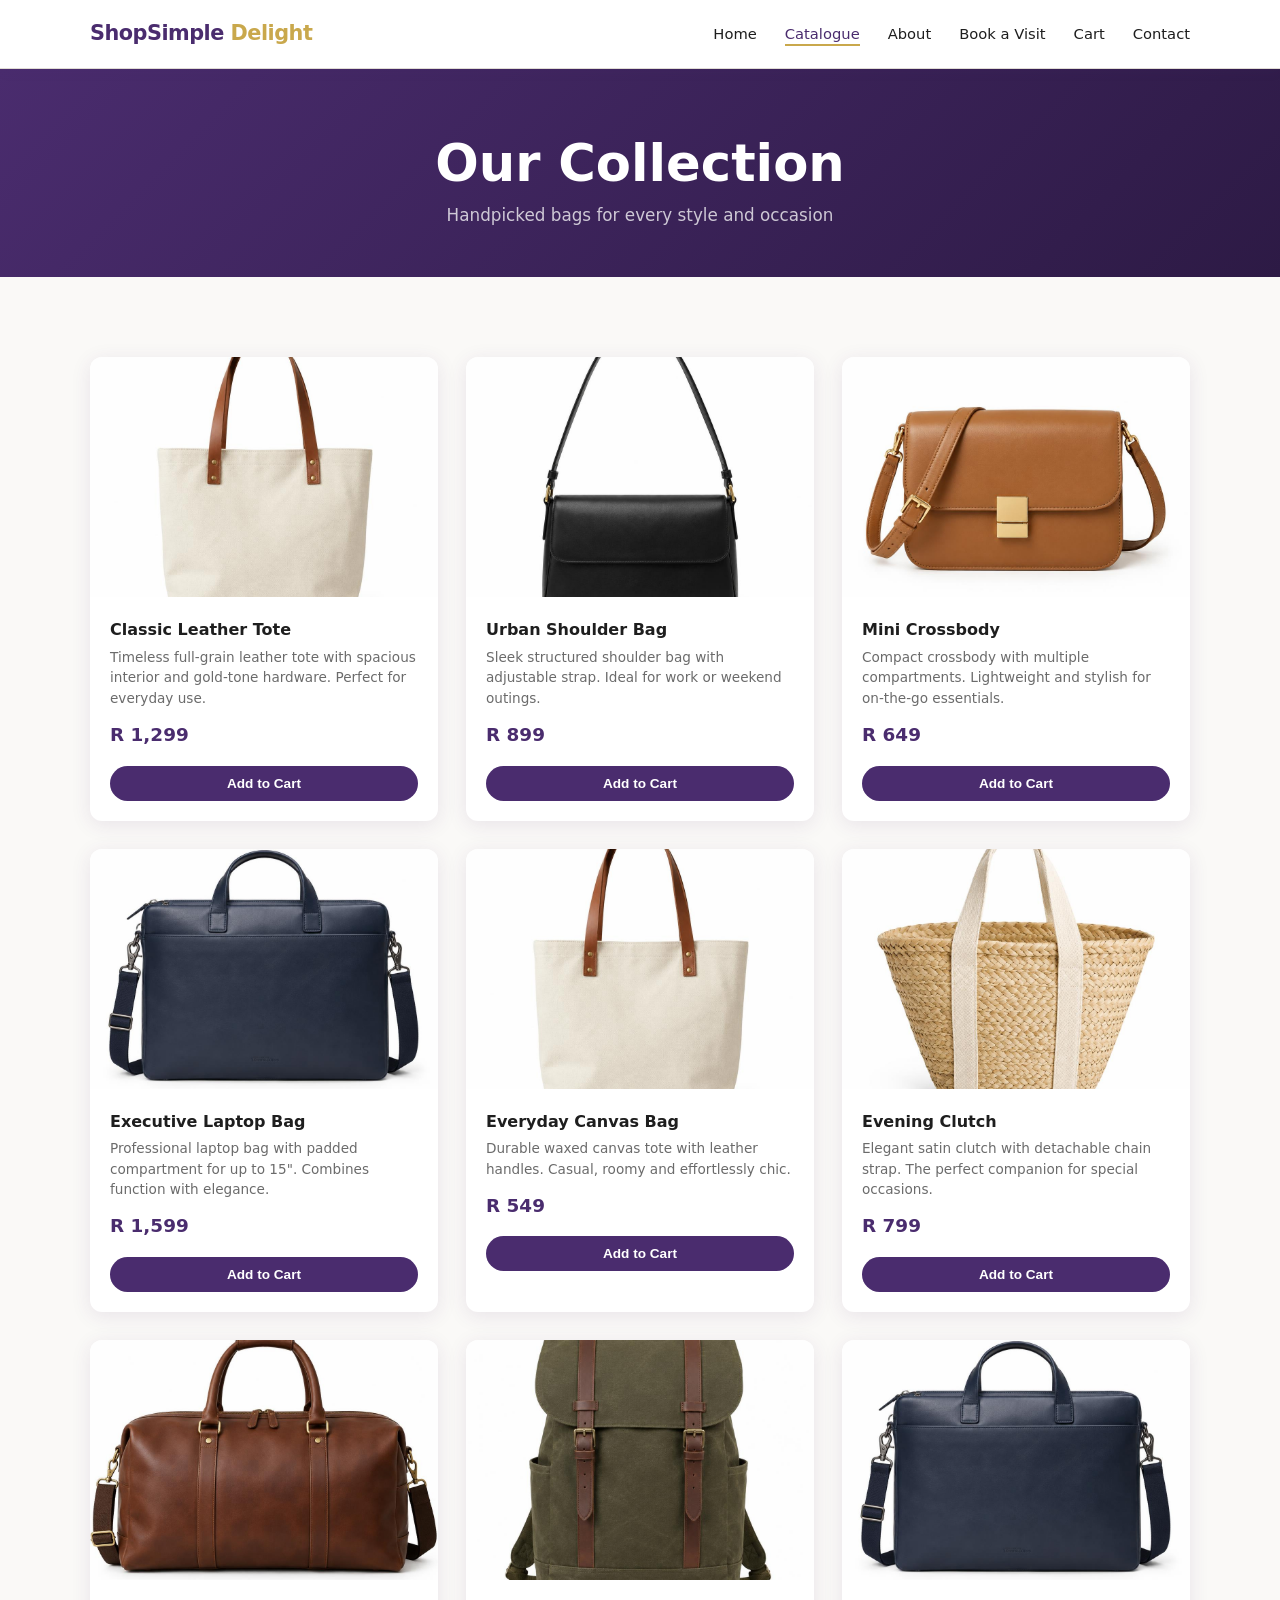
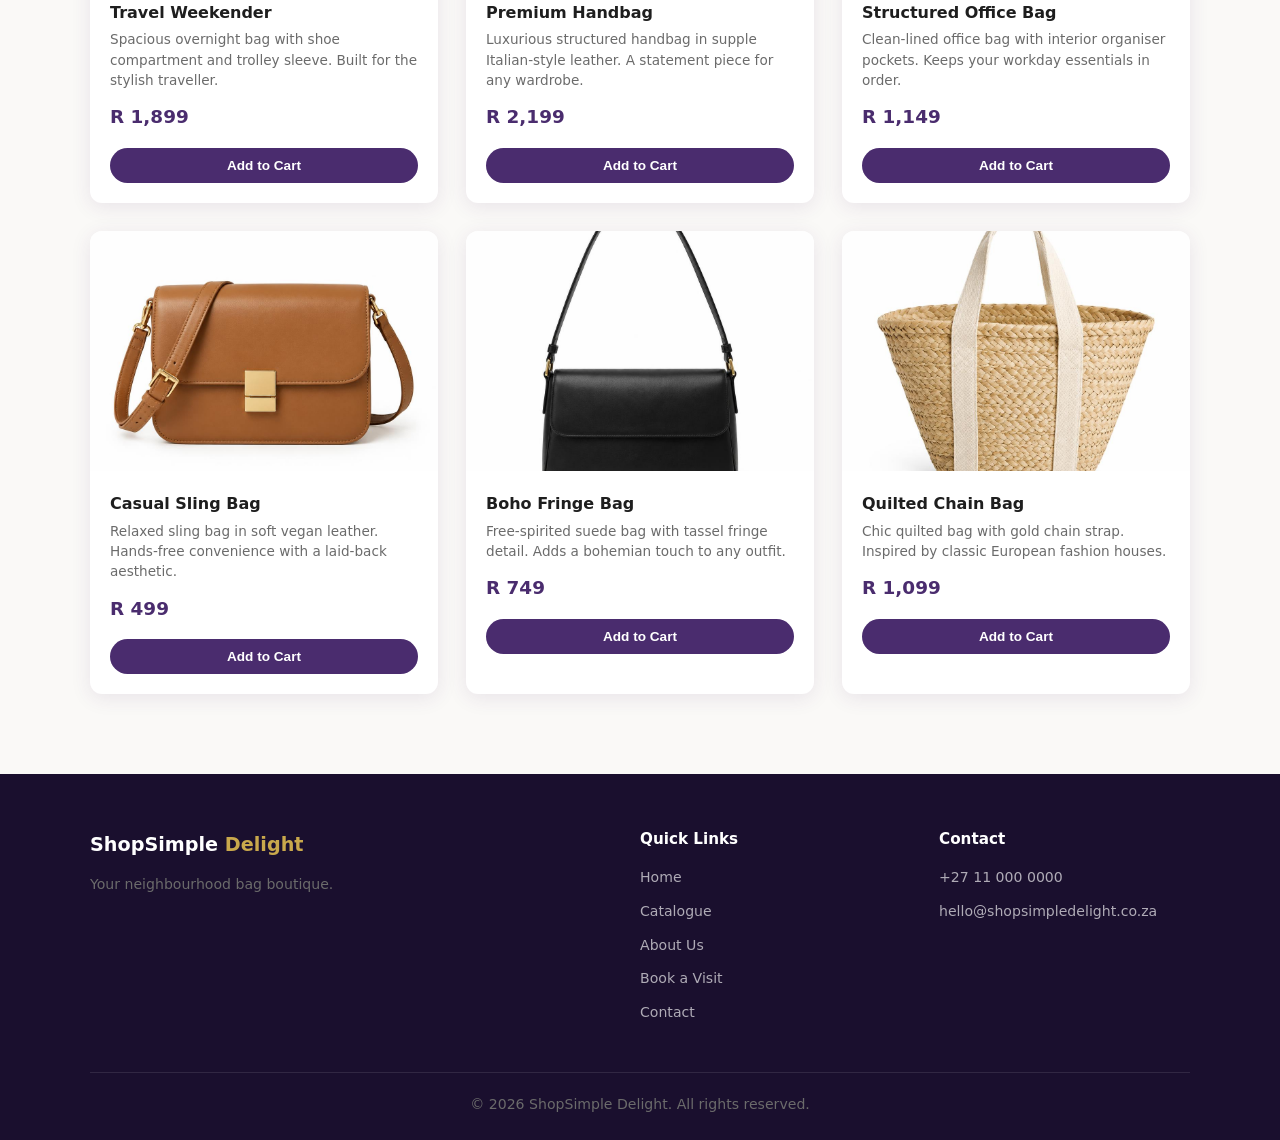
<file: catalogue.html>
<!DOCTYPE html>
<html lang="en">
<head>
  <meta charset="UTF-8">
  <meta name="viewport" content="width=device-width, initial-scale=1.0">
  <title>Catalogue — ShopSimple Delight</title>
  <link rel="stylesheet" href="css/style.css">
</head>
<body>

  <!-- ===== NAVIGATION ===== -->
  <nav class="navbar">
    <div class="container">
      <a href="index.html" class="nav-brand">ShopSimple <span>Delight</span></a>
      <ul class="nav-links">
        <li><a href="index.html">Home</a></li>
        <li><a href="catalogue.html">Catalogue</a></li>
        <li><a href="about.html">About</a></li>
        <li><a href="booking.html">Book a Visit</a></li>
        <li><a href="cart.html" class="cart-link">
          Cart <span class="cart-count" style="display:none">0</span>
        </a></li>
        <li><a href="contact.html">Contact</a></li>
      </ul>
      <button class="nav-toggle" aria-label="Toggle menu">
        <span></span><span></span><span></span>
      </button>
    </div>
  </nav>

  <!-- ===== PAGE HEADER ===== -->
  <div class="page-header">
    <div class="container">
      <h1>Our Collection</h1>
      <p>Handpicked bags for every style and occasion</p>
    </div>
  </div>

  <!-- ===== CATALOGUE ===== -->
  <section class="section">
    <div class="container">
      <div class="products-grid" id="catalogue-grid"></div>
    </div>
  </section>

  <!-- ===== FOOTER ===== -->
  <footer class="footer">
    <div class="container">
      <div class="footer-grid">
        <div>
          <div class="footer-brand">ShopSimple <span>Delight</span></div>
          <p>Your neighbourhood bag boutique.</p>
        </div>
        <div>
          <h4>Quick Links</h4>
          <ul class="footer-links">
            <li><a href="index.html">Home</a></li>
            <li><a href="catalogue.html">Catalogue</a></li>
            <li><a href="about.html">About Us</a></li>
            <li><a href="booking.html">Book a Visit</a></li>
            <li><a href="contact.html">Contact</a></li>
          </ul>
        </div>
        <div>
          <h4>Contact</h4>
          <ul class="footer-links">
            <li><a href="tel:+27110000000">+27 11 000 0000</a></li>
            <li><a href="mailto:hello@shopsimpledelight.co.za">hello@shopsimpledelight.co.za</a></li>
          </ul>
        </div>
      </div>
      <div class="footer-bottom">
        <p>&copy; 2026 ShopSimple Delight. All rights reserved.</p>
      </div>
    </div>
  </footer>

  <script src="js/products.js"></script>
  <script src="js/cart.js"></script>
  <script src="js/main.js"></script>
  <script>
    document.addEventListener("DOMContentLoaded", function () {
      const grid = document.getElementById("catalogue-grid");
      grid.innerHTML = PRODUCTS.map(function (p) {
        return `
          <div class="product-card">
            ${buildProductImage(p, "product-image")}
            <div class="product-info">
              <div class="product-name">${p.name}</div>
              <div class="product-desc">${p.description}</div>
              <div class="product-price">${formatPrice(p.price)}</div>
              <div class="product-actions">
                <button class="btn btn-primary btn-sm" onclick="addToCart(${p.id})">Add to Cart</button>
              </div>
            </div>
          </div>`;
      }).join("");
    });
  </script>
</body>
</html>
</file>
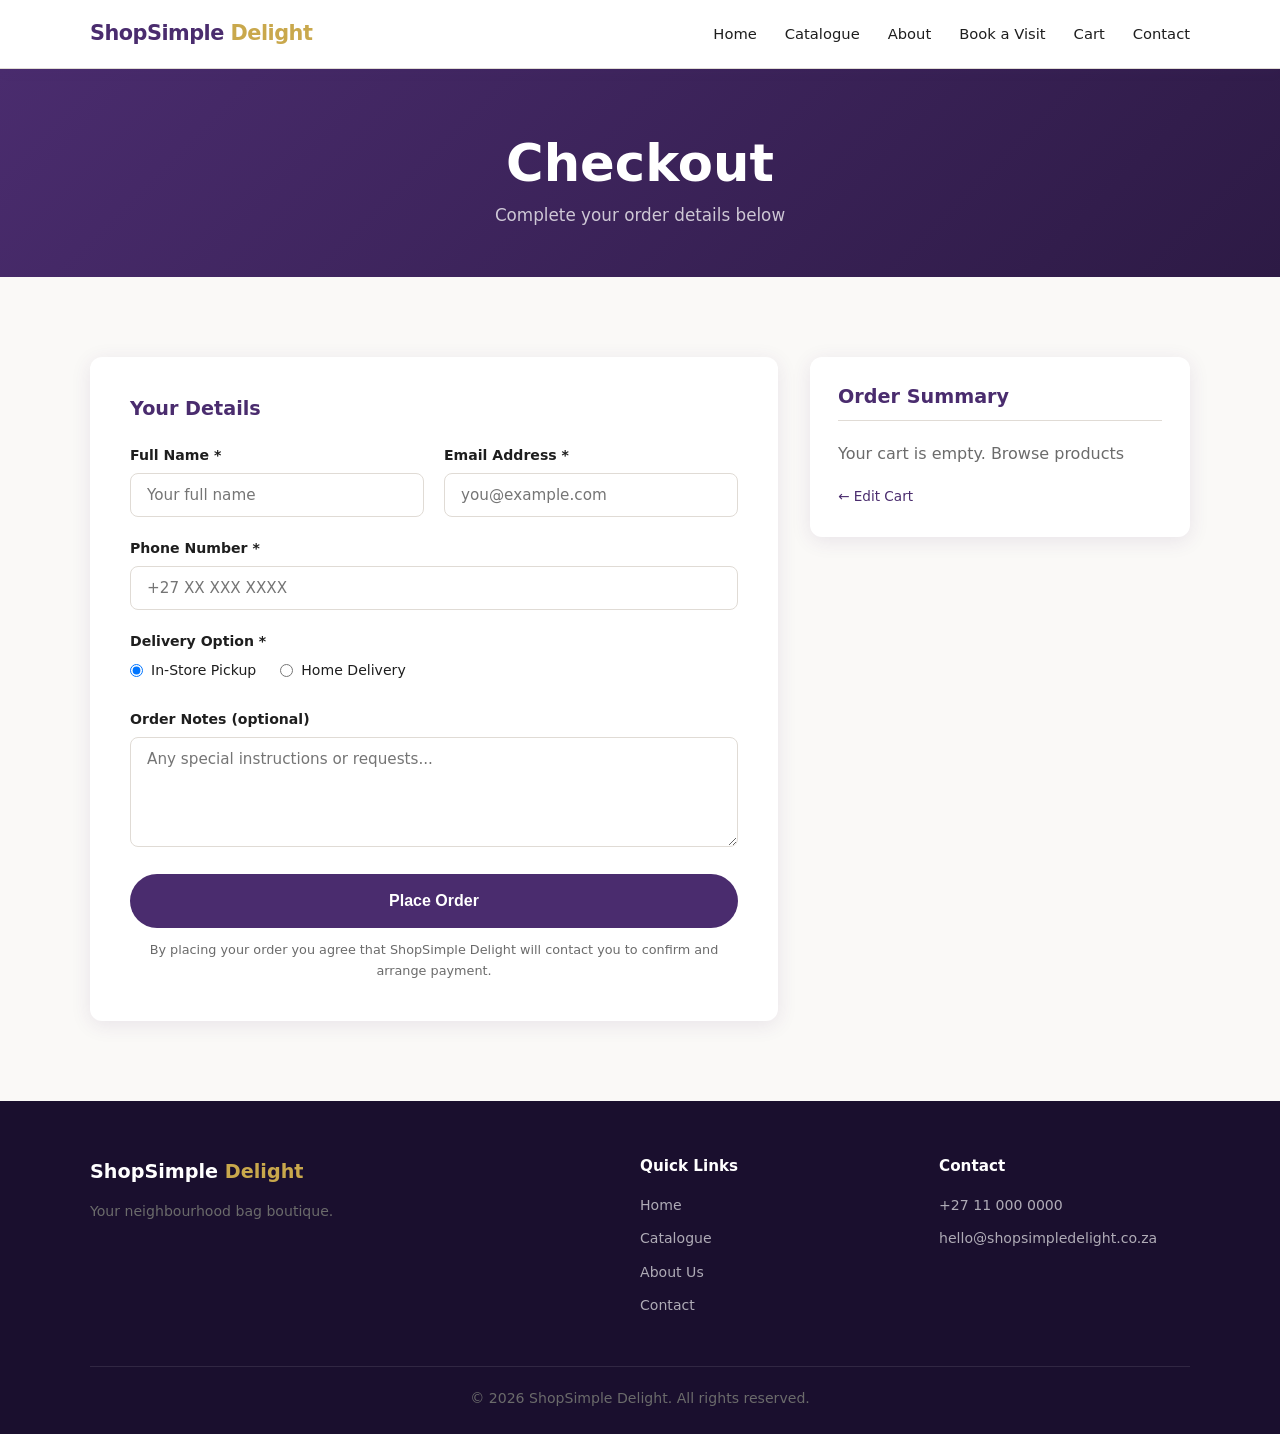
<file: checkout.html>
<!DOCTYPE html>
<html lang="en">
<head>
  <meta charset="UTF-8">
  <meta name="viewport" content="width=device-width, initial-scale=1.0">
  <title>Checkout — ShopSimple Delight</title>
  <link rel="stylesheet" href="css/style.css">
</head>
<body>

  <!-- ===== NAVIGATION ===== -->
  <nav class="navbar">
    <div class="container">
      <a href="index.html" class="nav-brand">ShopSimple <span>Delight</span></a>
      <ul class="nav-links">
        <li><a href="index.html">Home</a></li>
        <li><a href="catalogue.html">Catalogue</a></li>
        <li><a href="about.html">About</a></li>
        <li><a href="booking.html">Book a Visit</a></li>
        <li><a href="cart.html" class="cart-link">
          Cart <span class="cart-count" style="display:none">0</span>
        </a></li>
        <li><a href="contact.html">Contact</a></li>
      </ul>
      <button class="nav-toggle" aria-label="Toggle menu">
        <span></span><span></span><span></span>
      </button>
    </div>
  </nav>

  <!-- ===== PAGE HEADER ===== -->
  <div class="page-header">
    <div class="container">
      <h1>Checkout</h1>
      <p>Complete your order details below</p>
    </div>
  </div>

  <!-- ===== CHECKOUT ===== -->
  <section class="section">
    <div class="container">
      <div class="checkout-layout">

        <!-- Order Form -->
        <div class="form-card">
          <h3 style="color:var(--purple);margin-bottom:1.5rem">Your Details</h3>
          <form id="checkout-form" novalidate>

            <div class="form-row">
              <div class="form-group">
                <label for="full-name">Full Name *</label>
                <input type="text" id="full-name" placeholder="Your full name">
                <span class="field-error" id="full-name-error"></span>
              </div>
              <div class="form-group">
                <label for="email">Email Address *</label>
                <input type="email" id="email" placeholder="you@example.com">
                <span class="field-error" id="email-error"></span>
              </div>
            </div>

            <div class="form-group">
              <label for="phone">Phone Number *</label>
              <input type="tel" id="phone" placeholder="+27 XX XXX XXXX">
              <span class="field-error" id="phone-error"></span>
            </div>

            <div class="form-group">
              <label>Delivery Option *</label>
              <div class="radio-group">
                <label class="radio-label">
                  <input type="radio" name="fulfillment" value="pickup" checked> In-Store Pickup
                </label>
                <label class="radio-label">
                  <input type="radio" name="fulfillment" value="delivery"> Home Delivery
                </label>
              </div>
            </div>

            <div class="form-group hidden" id="address-group">
              <label for="address">Delivery Address *</label>
              <textarea id="address" placeholder="Street address, suburb, city, postal code" style="min-height:80px"></textarea>
              <span class="field-error" id="address-error"></span>
            </div>

            <div class="form-group">
              <label for="notes">Order Notes (optional)</label>
              <textarea id="notes" placeholder="Any special instructions or requests..."></textarea>
            </div>

            <button type="submit" class="btn btn-primary" style="width:100%;padding:1rem;font-size:1rem">
              Place Order
            </button>

            <p style="font-size:.8rem;text-align:center;margin-top:.75rem">
              By placing your order you agree that ShopSimple Delight will contact you to confirm and arrange payment.
            </p>
          </form>
        </div>

        <!-- Order Summary -->
        <div class="order-summary-card">
          <h3>Order Summary</h3>
          <div id="checkout-summary">
            <!-- Populated by checkout.js -->
          </div>
          <div style="margin-top:1rem">
            <a href="cart.html" style="font-size:.85rem;color:var(--purple)">← Edit Cart</a>
          </div>
        </div>

      </div>
    </div>
  </section>

  <!-- ===== FOOTER ===== -->
  <footer class="footer">
    <div class="container">
      <div class="footer-grid">
        <div>
          <div class="footer-brand">ShopSimple <span>Delight</span></div>
          <p>Your neighbourhood bag boutique.</p>
        </div>
        <div>
          <h4>Quick Links</h4>
          <ul class="footer-links">
            <li><a href="index.html">Home</a></li>
            <li><a href="catalogue.html">Catalogue</a></li>
            <li><a href="about.html">About Us</a></li>
            <li><a href="contact.html">Contact</a></li>
          </ul>
        </div>
        <div>
          <h4>Contact</h4>
          <ul class="footer-links">
            <li><a href="tel:+27110000000">+27 11 000 0000</a></li>
            <li><a href="mailto:hello@shopsimpledelight.co.za">hello@shopsimpledelight.co.za</a></li>
          </ul>
        </div>
      </div>
      <div class="footer-bottom">
        <p>&copy; 2026 ShopSimple Delight. All rights reserved.</p>
      </div>
    </div>
  </footer>

  <script src="js/products.js"></script>
  <script src="js/cart.js"></script>
  <script src="js/main.js"></script>
  <script src="js/checkout.js"></script>
</body>
</html>
</file>
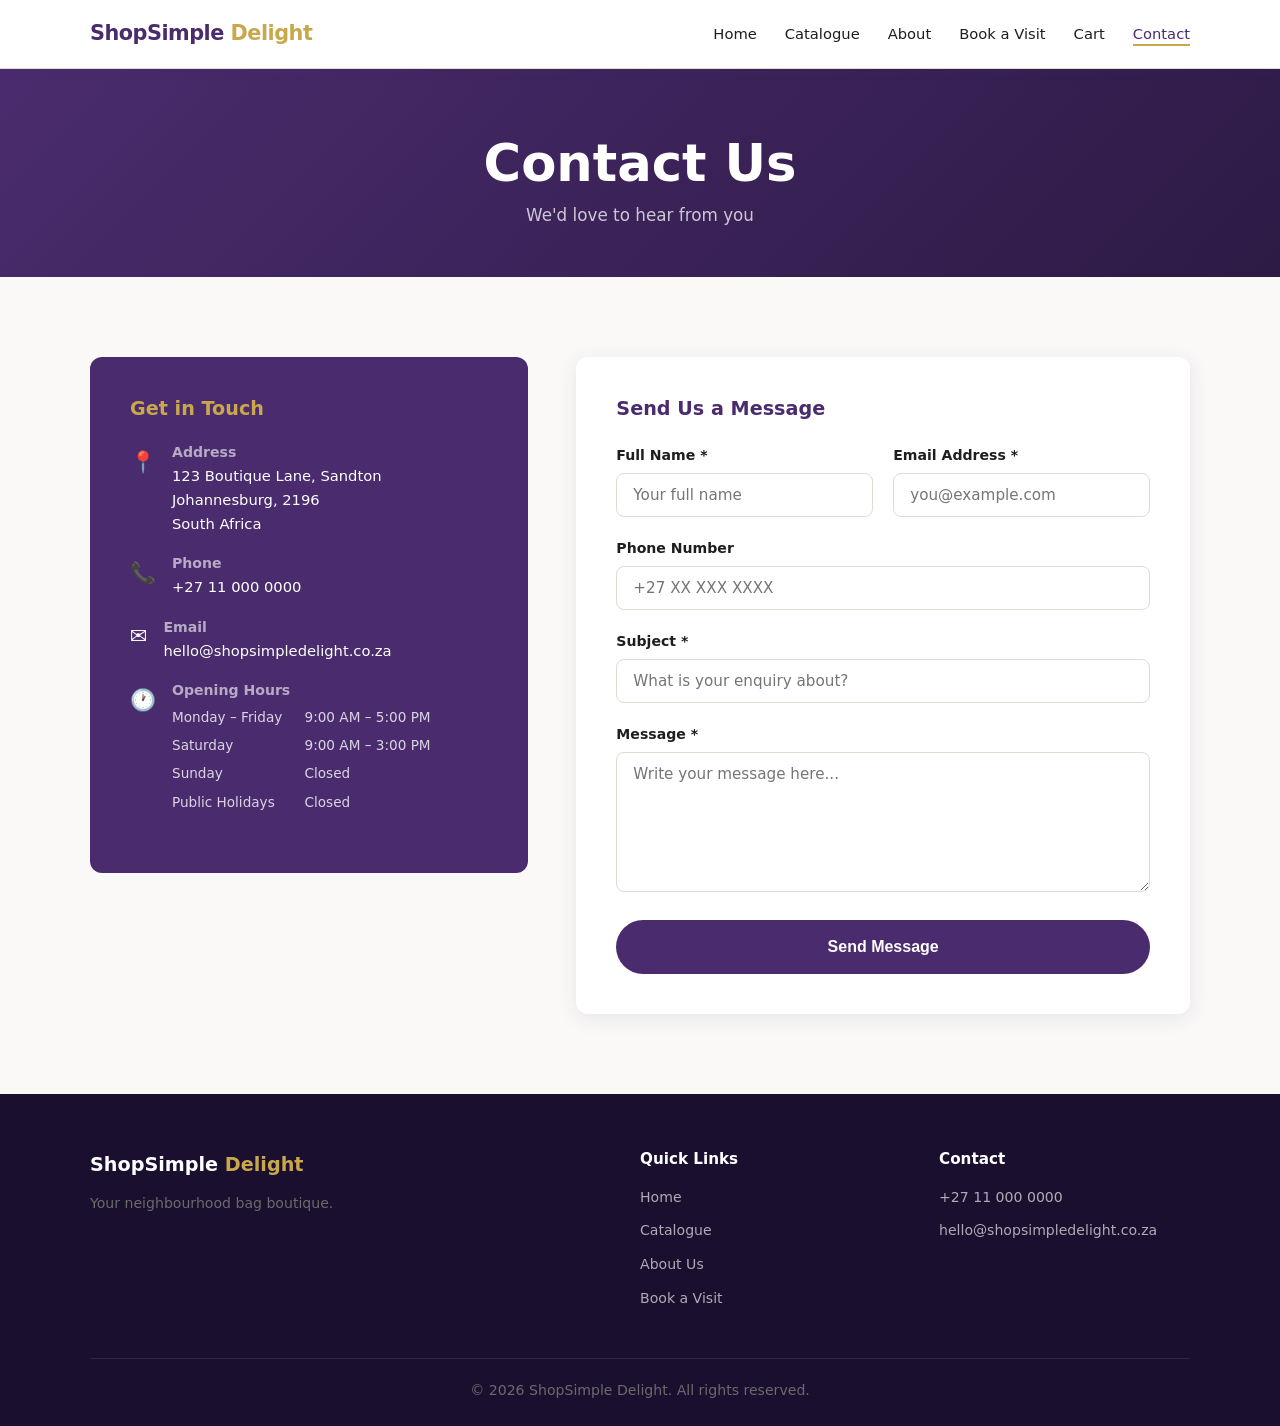
<file: contact.html>
<!DOCTYPE html>
<html lang="en">
<head>
  <meta charset="UTF-8">
  <meta name="viewport" content="width=device-width, initial-scale=1.0">
  <title>Contact Us — ShopSimple Delight</title>
  <link rel="stylesheet" href="css/style.css">
</head>
<body>

  <!-- ===== NAVIGATION ===== -->
  <nav class="navbar">
    <div class="container">
      <a href="index.html" class="nav-brand">ShopSimple <span>Delight</span></a>
      <ul class="nav-links">
        <li><a href="index.html">Home</a></li>
        <li><a href="catalogue.html">Catalogue</a></li>
        <li><a href="about.html">About</a></li>
        <li><a href="booking.html">Book a Visit</a></li>
        <li><a href="cart.html" class="cart-link">
          Cart <span class="cart-count" style="display:none">0</span>
        </a></li>
        <li><a href="contact.html">Contact</a></li>
      </ul>
      <button class="nav-toggle" aria-label="Toggle menu">
        <span></span><span></span><span></span>
      </button>
    </div>
  </nav>

  <!-- ===== PAGE HEADER ===== -->
  <div class="page-header">
    <div class="container">
      <h1>Contact Us</h1>
      <p>We'd love to hear from you</p>
    </div>
  </div>

  <!-- ===== CONTACT ===== -->
  <section class="section">
    <div class="container">
      <div class="contact-layout">

        <!-- Info -->
        <div class="contact-info-card">
          <h3>Get in Touch</h3>

          <div class="contact-detail">
            <span class="icon">📍</span>
            <div>
              <h4>Address</h4>
              <p>123 Boutique Lane, Sandton<br>Johannesburg, 2196<br>South Africa</p>
            </div>
          </div>

          <div class="contact-detail">
            <span class="icon">📞</span>
            <div>
              <h4>Phone</h4>
              <p>+27 11 000 0000</p>
            </div>
          </div>

          <div class="contact-detail">
            <span class="icon">✉️</span>
            <div>
              <h4>Email</h4>
              <p>hello@shopsimpledelight.co.za</p>
            </div>
          </div>

          <div class="contact-detail">
            <span class="icon">🕐</span>
            <div>
              <h4>Opening Hours</h4>
              <div class="hours-grid">
                <span>Monday – Friday</span><span>9:00 AM – 5:00 PM</span>
                <span>Saturday</span><span>9:00 AM – 3:00 PM</span>
                <span>Sunday</span><span>Closed</span>
                <span>Public Holidays</span><span>Closed</span>
              </div>
            </div>
          </div>
        </div>

        <!-- Form -->
        <div class="form-card">
          <h3 style="color:var(--purple);margin-bottom:1.5rem">Send Us a Message</h3>

          <div id="contact-success" class="alert alert-success hidden">
            ✓ Thank you for contacting ShopSimple Delight. We will get back to you shortly.
          </div>

          <form id="contact-form" novalidate>
            <div class="form-row">
              <div class="form-group">
                <label for="contact-name">Full Name *</label>
                <input type="text" id="contact-name" placeholder="Your full name">
                <span class="field-error" id="contact-name-error"></span>
              </div>
              <div class="form-group">
                <label for="contact-email">Email Address *</label>
                <input type="email" id="contact-email" placeholder="you@example.com">
                <span class="field-error" id="contact-email-error"></span>
              </div>
            </div>

            <div class="form-group">
              <label for="contact-phone">Phone Number</label>
              <input type="tel" id="contact-phone" placeholder="+27 XX XXX XXXX">
            </div>

            <div class="form-group">
              <label for="contact-subject">Subject *</label>
              <input type="text" id="contact-subject" placeholder="What is your enquiry about?">
              <span class="field-error" id="contact-subject-error"></span>
            </div>

            <div class="form-group">
              <label for="contact-message">Message *</label>
              <textarea id="contact-message" placeholder="Write your message here..." style="min-height:140px"></textarea>
              <span class="field-error" id="contact-message-error"></span>
            </div>

            <button type="submit" class="btn btn-primary" style="width:100%;padding:1rem;font-size:1rem">
              Send Message
            </button>
          </form>
        </div>

      </div>
    </div>
  </section>

  <!-- ===== FOOTER ===== -->
  <footer class="footer">
    <div class="container">
      <div class="footer-grid">
        <div>
          <div class="footer-brand">ShopSimple <span>Delight</span></div>
          <p>Your neighbourhood bag boutique.</p>
        </div>
        <div>
          <h4>Quick Links</h4>
          <ul class="footer-links">
            <li><a href="index.html">Home</a></li>
            <li><a href="catalogue.html">Catalogue</a></li>
            <li><a href="about.html">About Us</a></li>
            <li><a href="booking.html">Book a Visit</a></li>
          </ul>
        </div>
        <div>
          <h4>Contact</h4>
          <ul class="footer-links">
            <li><a href="tel:+27110000000">+27 11 000 0000</a></li>
            <li><a href="mailto:hello@shopsimpledelight.co.za">hello@shopsimpledelight.co.za</a></li>
          </ul>
        </div>
      </div>
      <div class="footer-bottom">
        <p>&copy; 2026 ShopSimple Delight. All rights reserved.</p>
      </div>
    </div>
  </footer>

  <script src="js/products.js"></script>
  <script src="js/cart.js"></script>
  <script src="js/main.js"></script>
  <script>
    document.addEventListener("DOMContentLoaded", function () {
      const form    = document.getElementById("contact-form");
      const success = document.getElementById("contact-success");

      form.addEventListener("submit", function (e) {
        e.preventDefault();
        let valid = true;

        // Validate required fields
        [
          { id: "contact-name",    errId: "contact-name-error",    msg: "Please enter your name." },
          { id: "contact-email",   errId: "contact-email-error",   msg: "Please enter your email." },
          { id: "contact-subject", errId: "contact-subject-error", msg: "Please enter a subject." },
          { id: "contact-message", errId: "contact-message-error", msg: "Please enter a message." }
        ].forEach(function (f) {
          const field = document.getElementById(f.id);
          const err   = document.getElementById(f.errId);
          if (!field.value.trim()) {
            field.classList.add("error");
            err.textContent = f.msg;
            err.classList.add("show");
            valid = false;
          } else {
            field.classList.remove("error");
            err.classList.remove("show");
          }
        });

        // Email format
        const emailField = document.getElementById("contact-email");
        const emailError = document.getElementById("contact-email-error");
        if (emailField.value.trim() && !/^[^\s@]+@[^\s@]+\.[^\s@]+$/.test(emailField.value)) {
          emailField.classList.add("error");
          emailError.textContent = "Please enter a valid email address.";
          emailError.classList.add("show");
          valid = false;
        }

        if (!valid) return;

        // Show success message and reset form
        form.reset();
        form.classList.add("hidden");
        success.classList.remove("hidden");
        window.scrollTo({ top: success.offsetTop - 100, behavior: "smooth" });
      });

      // Clear errors on input
      form.querySelectorAll("input, textarea").forEach(function (field) {
        field.addEventListener("input", function () {
          field.classList.remove("error");
          const err = document.getElementById(field.id + "-error");
          if (err) err.classList.remove("show");
        });
      });
    });
  </script>
</body>
</html>
</file>
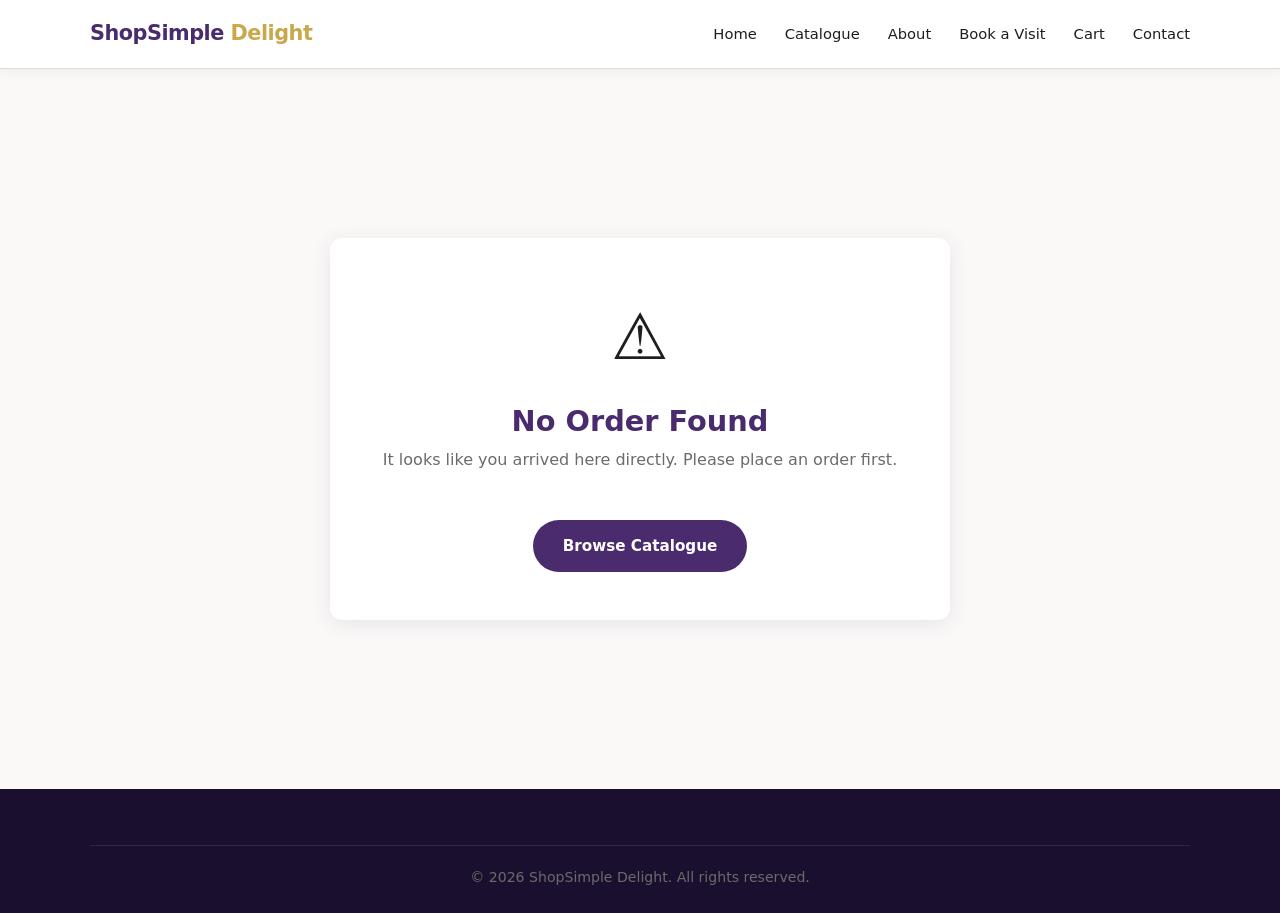
<file: order-confirmation.html>
<!DOCTYPE html>
<html lang="en">
<head>
  <meta charset="UTF-8">
  <meta name="viewport" content="width=device-width, initial-scale=1.0">
  <title>Order Confirmed — ShopSimple Delight</title>
  <link rel="stylesheet" href="css/style.css">
</head>
<body>

  <!-- ===== NAVIGATION ===== -->
  <nav class="navbar">
    <div class="container">
      <a href="index.html" class="nav-brand">ShopSimple <span>Delight</span></a>
      <ul class="nav-links">
        <li><a href="index.html">Home</a></li>
        <li><a href="catalogue.html">Catalogue</a></li>
        <li><a href="about.html">About</a></li>
        <li><a href="booking.html">Book a Visit</a></li>
        <li><a href="cart.html" class="cart-link">
          Cart <span class="cart-count" style="display:none">0</span>
        </a></li>
        <li><a href="contact.html">Contact</a></li>
      </ul>
      <button class="nav-toggle" aria-label="Toggle menu">
        <span></span><span></span><span></span>
      </button>
    </div>
  </nav>

  <!-- ===== CONFIRMATION ===== -->
  <div class="confirmation-page">
    <div class="confirmation-card" id="order-confirmation-content">
      <p>Loading your order details...</p>
    </div>
  </div>

  <!-- ===== FOOTER ===== -->
  <footer class="footer">
    <div class="container">
      <div class="footer-bottom">
        <p>&copy; 2026 ShopSimple Delight. All rights reserved.</p>
      </div>
    </div>
  </footer>

  <script src="js/products.js"></script>
  <script src="js/cart.js"></script>
  <script src="js/main.js"></script>
  <script>
    document.addEventListener("DOMContentLoaded", function () {
      const card = document.getElementById("order-confirmation-content");

      let order;
      try {
        order = JSON.parse(sessionStorage.getItem("ssd_order"));
      } catch (e) {
        order = null;
      }

      if (!order) {
        card.innerHTML = `
          <div class="confirmation-icon">⚠️</div>
          <h1>No Order Found</h1>
          <p>It looks like you arrived here directly. Please place an order first.</p>
          <a href="catalogue.html" class="btn btn-primary" style="margin-top:1rem">Browse Catalogue</a>`;
        return;
      }

      // Build ordered items list
      const itemsHtml = order.items.map(function (item) {
        return `<tr>
          <td>${item.name}</td>
          <td style="text-align:center">${item.qty}</td>
          <td style="text-align:right">${formatPrice(item.price * item.qty)}</td>
        </tr>`;
      }).join("");

      const fulfillmentLabel = order.fulfillment === "delivery" ? "Home Delivery" : "In-Store Pickup";

      card.innerHTML = `
        <div class="confirmation-icon">🎉</div>
        <h1>Order Received!</h1>
        <p>Thank you, <strong>${order.name}</strong>! Your order has been submitted successfully.</p>

        <div class="ref-badge">${order.ref}</div>

        <table class="detail-table" style="margin-bottom:1rem">
          <tr><td>Name</td><td>${order.name}</td></tr>
          <tr><td>Email</td><td>${order.email}</td></tr>
          <tr><td>Phone</td><td>${order.phone}</td></tr>
          <tr><td>Fulfilment</td><td>${fulfillmentLabel}</td></tr>
          ${order.address ? `<tr><td>Address</td><td>${order.address}</td></tr>` : ""}
          ${order.notes ? `<tr><td>Notes</td><td>${order.notes}</td></tr>` : ""}
        </table>

        <h3 style="color:var(--purple);text-align:left;margin-bottom:.75rem">Items Ordered</h3>
        <table style="width:100%;border-collapse:collapse;margin-bottom:1.5rem;font-size:.9rem">
          <thead>
            <tr style="border-bottom:2px solid var(--border)">
              <th style="text-align:left;padding:.5rem">Product</th>
              <th style="text-align:center;padding:.5rem">Qty</th>
              <th style="text-align:right;padding:.5rem">Subtotal</th>
            </tr>
          </thead>
          <tbody>${itemsHtml}</tbody>
          <tfoot>
            <tr style="border-top:2px solid var(--border)">
              <td colspan="2" style="padding:.75rem .5rem;font-weight:800;color:var(--purple)">Total</td>
              <td style="text-align:right;padding:.75rem .5rem;font-weight:800;color:var(--purple)">${formatPrice(order.total)}</td>
            </tr>
          </tfoot>
        </table>

        <div class="notice-box">
          <p>📞 <strong>What happens next?</strong> The ShopSimple Delight team will contact you at <strong>${order.phone}</strong> or <strong>${order.email}</strong> to confirm your order and arrange payment and ${order.fulfillment === "delivery" ? "delivery" : "pickup"}. Please keep your order reference safe.</p>
        </div>

        <div style="display:flex;gap:1rem;justify-content:center;flex-wrap:wrap">
          <a href="index.html" class="btn btn-primary">Back to Home</a>
          <a href="catalogue.html" class="btn btn-outline">Continue Shopping</a>
        </div>`;
    });
  </script>
</body>
</html>
</file>
<file: css/style.css>
/* =============================================
   ShopSimple Delight — Main Stylesheet
   Color palette:
     Primary:    #4a2c6e  (deep purple)
     Accent:     #c9a84c  (gold)
     Background: #faf9f7  (off-white)
     Surface:    #ffffff
     Text:       #1e1e1e  (dark charcoal)
     Muted:      #6b6b6b
   ============================================= */

/* ---------- Reset & Base ---------- */
*,
*::before,
*::after {
  box-sizing: border-box;
  margin: 0;
  padding: 0;
}

html {
  scroll-behavior: smooth;
  font-size: 16px;
}

body {
  font-family: "Space Grotesk", "Inter", system-ui, sans-serif;
  background: #faf9f7;
  color: #1e1e1e;
  line-height: 1.6;
}

img {
  max-width: 100%;
  display: block;
}
a {
  text-decoration: none;
  color: inherit;
}
ul {
  list-style: none;
}

/* ---------- CSS Variables ---------- */
:root {
  --purple: #4a2c6e;
  --purple-light: #6b3fa0;
  --gold: #c9a84c;
  --bg: #faf9f7;
  --white: #ffffff;
  --text: #1e1e1e;
  --muted: #6b6b6b;
  --border: #e0dbd5;
  --shadow: 0 4px 20px rgba(74, 44, 110, 0.1);
  --radius: 12px;
  --transition: 0.25s ease;
}

/* ---------- Typography ---------- */
h1,
h2,
h3,
h4 {
  font-weight: 700;
  line-height: 1.2;
}
h1 {
  font-size: clamp(2rem, 5vw, 3.2rem);
}
h2 {
  font-size: clamp(1.5rem, 3vw, 2.2rem);
}
h3 {
  font-size: 1.2rem;
}
p {
  color: var(--muted);
}

/* ---------- Utility ---------- */
.container {
  max-width: 1140px;
  margin: 0 auto;
  padding: 0 1.25rem;
}
.section {
  padding: 5rem 0;
}
.section-title {
  text-align: center;
  margin-bottom: 3rem;
}
.section-title h2 {
  color: var(--purple);
  margin-bottom: 0.5rem;
}
.section-title p {
  max-width: 560px;
  margin: 0 auto;
}
.text-gold {
  color: var(--gold);
}
.text-purple {
  color: var(--purple);
}
.hidden {
  display: none !important;
}

/* ---------- Buttons ---------- */
.btn {
  display: inline-block;
  padding: 0.75rem 1.75rem;
  border-radius: 50px;
  font-size: 0.95rem;
  font-weight: 600;
  cursor: pointer;
  border: 2px solid transparent;
  transition:
    background var(--transition),
    color var(--transition),
    transform var(--transition),
    box-shadow var(--transition);
}
.btn:hover {
  transform: translateY(-2px);
  box-shadow: 0 6px 18px rgba(74, 44, 110, 0.18);
}
.btn-primary {
  background: var(--purple);
  color: var(--white);
}
.btn-primary:hover {
  background: var(--purple-light);
}
.btn-outline {
  background: transparent;
  color: var(--purple);
  border-color: var(--purple);
}
.btn-outline:hover {
  background: var(--purple);
  color: var(--white);
}
.btn-gold {
  background: var(--gold);
  color: var(--white);
}
.btn-gold:hover {
  background: #b8943e;
}
.btn-sm {
  padding: 0.5rem 1.1rem;
  font-size: 0.85rem;
}
.btn-danger {
  background: #c0392b;
  color: var(--white);
  border-color: #c0392b;
}
.btn-danger:hover {
  background: #a93226;
}

/* ---------- Navigation ---------- */
.navbar {
  position: sticky;
  top: 0;
  z-index: 1000;
  background: var(--white);
  border-bottom: 1px solid var(--border);
  box-shadow: 0 2px 12px rgba(74, 44, 110, 0.07);
}
.navbar .container {
  display: flex;
  align-items: center;
  justify-content: space-between;
  height: 68px;
}
.nav-brand {
  font-size: 1.3rem;
  font-weight: 800;
  color: var(--purple);
  letter-spacing: -0.5px;
}
.nav-brand span {
  color: var(--gold);
}
.nav-links {
  display: flex;
  align-items: center;
  gap: 1.75rem;
}
.nav-links a {
  font-size: 0.92rem;
  font-weight: 500;
  color: var(--text);
  transition: color var(--transition);
  position: relative;
}
.nav-links a::after {
  content: "";
  position: absolute;
  bottom: -4px;
  left: 0;
  width: 0;
  height: 2px;
  background: var(--gold);
  transition: width var(--transition);
}
.nav-links a:hover,
.nav-links a.active {
  color: var(--purple);
}
.nav-links a:hover::after,
.nav-links a.active::after {
  width: 100%;
}
.cart-link {
  position: relative;
}
.cart-count {
  position: absolute;
  top: -8px;
  right: -10px;
  background: var(--gold);
  color: var(--white);
  font-size: 0.65rem;
  font-weight: 700;
  width: 18px;
  height: 18px;
  border-radius: 50%;
  display: flex;
  align-items: center;
  justify-content: center;
}
.nav-toggle {
  display: none;
  flex-direction: column;
  gap: 5px;
  background: none;
  border: none;
  cursor: pointer;
  padding: 4px;
}
.nav-toggle span {
  display: block;
  width: 24px;
  height: 2px;
  background: var(--purple);
  border-radius: 2px;
  transition:
    transform var(--transition),
    opacity var(--transition);
}

/* ---------- Hero ---------- */
.hero {
  background: linear-gradient(135deg, var(--purple) 0%, #2d1a45 100%);
  color: var(--white);
  padding: 7rem 0 5rem;
  position: relative;
  overflow: hidden;
}
.hero::before {
  content: "";
  position: absolute;
  inset: 0;
  background: url("data:image/svg+xml,%3Csvg width='60' height='60' viewBox='0 0 60 60' xmlns='http://www.w3.org/2000/svg'%3E%3Cg fill='none' fill-rule='evenodd'%3E%3Cg fill='%23ffffff' fill-opacity='0.03'%3E%3Cpath d='M36 34v-4h-2v4h-4v2h4v4h2v-4h4v-2h-4zm0-30V0h-2v4h-4v2h4v4h2V6h4V4h-4zM6 34v-4H4v4H0v2h4v4h2v-4h4v-2H6zM6 4V0H4v4H0v2h4v4h2V6h4V4H6z'/%3E%3C/g%3E%3C/g%3E%3C/svg%3E");
}
.hero .container {
  position: relative;
  display: flex;
  align-items: center;
  gap: 3rem;
}
.hero-content {
  flex: 1;
}
.hero-badge {
  display: inline-block;
  background: rgba(201, 168, 76, 0.2);
  color: var(--gold);
  border: 1px solid rgba(201, 168, 76, 0.4);
  padding: 0.35rem 1rem;
  border-radius: 50px;
  font-size: 0.8rem;
  font-weight: 600;
  letter-spacing: 1px;
  text-transform: uppercase;
  margin-bottom: 1.25rem;
}
.hero h1 {
  color: var(--white);
  margin-bottom: 1rem;
}
.hero h1 span {
  color: var(--gold);
}
.hero p {
  color: rgba(255, 255, 255, 0.8);
  font-size: 1.1rem;
  max-width: 480px;
  margin-bottom: 2rem;
}
.hero-buttons {
  display: flex;
  gap: 1rem;
  flex-wrap: wrap;
}
.hero-image {
  flex: 1;
  display: flex;
  justify-content: center;
}
.hero-image-placeholder {
  width: 380px;
  height: 420px;
  border-radius: 20px;
  background: rgba(255, 255, 255, 0.08);
  border: 2px dashed rgba(255, 255, 255, 0.2);
  display: flex;
  flex-direction: column;
  align-items: center;
  justify-content: center;
  color: rgba(255, 255, 255, 0.5);
  font-size: 0.85rem;
  text-align: center;
  gap: 0.5rem;
}
.hero-image-placeholder .placeholder-icon {
  font-size: 3rem;
}

/* ---------- Features strip ---------- */
.features-strip {
  background: var(--purple);
  color: var(--white);
  padding: 1.5rem 0;
}
.features-strip .container {
  display: flex;
  justify-content: center;
  gap: 3rem;
  flex-wrap: wrap;
}
.feature-item {
  display: flex;
  align-items: center;
  gap: 0.6rem;
  font-size: 0.9rem;
}
.feature-item .icon {
  font-size: 1.2rem;
}

/* ---------- Product Cards ---------- */
.products-grid {
  display: grid;
  grid-template-columns: repeat(auto-fill, minmax(260px, 1fr));
  gap: 1.75rem;
}
.product-card {
  background: var(--white);
  border-radius: var(--radius);
  box-shadow: var(--shadow);
  overflow: hidden;
  transition:
    transform var(--transition),
    box-shadow var(--transition);
}
.product-card:hover {
  transform: translateY(-6px);
  box-shadow: 0 12px 32px rgba(74, 44, 110, 0.15);
}
.product-image {
  width: 100%;
  height: 240px;
  object-fit: cover;
  background: #f0eaf8;
}
.product-image-placeholder {
  width: 100%;
  height: 240px;
  background: linear-gradient(135deg, #f0eaf8, #e8dff5);
  display: flex;
  flex-direction: column;
  align-items: center;
  justify-content: center;
  color: var(--purple);
  gap: 0.4rem;
  font-size: 0.8rem;
}
.product-image-placeholder .ph-icon {
  font-size: 2.5rem;
  opacity: 0.5;
}
.product-info {
  padding: 1.25rem;
}
.product-name {
  font-size: 1rem;
  font-weight: 700;
  color: var(--text);
  margin-bottom: 0.25rem;
}
.product-desc {
  font-size: 0.85rem;
  color: var(--muted);
  margin-bottom: 0.75rem;
  line-height: 1.5;
}
.product-price {
  font-size: 1.15rem;
  font-weight: 800;
  color: var(--purple);
  margin-bottom: 1rem;
}
.product-actions {
  display: flex;
  gap: 0.6rem;
}
.product-actions .btn {
  flex: 1;
  text-align: center;
}

/* ---------- Cart Badge on nav ---------- */
/* (already handled in .cart-count above) */

/* ---------- About / Story ---------- */
.about-grid {
  display: grid;
  grid-template-columns: 1fr 1fr;
  gap: 4rem;
  align-items: center;
}
.about-image-wrap {
  border-radius: var(--radius);
  overflow: hidden;
  box-shadow: var(--shadow);
}
.about-image-placeholder {
  height: 420px;
  background: linear-gradient(135deg, #f0eaf8, #e8dff5);
  display: flex;
  flex-direction: column;
  align-items: center;
  justify-content: center;
  color: var(--purple);
  gap: 0.5rem;
  font-size: 0.85rem;
}
.about-content h2 {
  color: var(--purple);
  margin-bottom: 1rem;
}
.about-content p {
  margin-bottom: 1rem;
}
.about-values {
  display: grid;
  grid-template-columns: 1fr 1fr;
  gap: 1rem;
  margin-top: 1.5rem;
}
.value-item {
  background: var(--white);
  border-radius: 10px;
  padding: 1rem;
  border-left: 3px solid var(--gold);
  box-shadow: var(--shadow);
}
.value-item h4 {
  color: var(--purple);
  font-size: 0.9rem;
  margin-bottom: 0.25rem;
}
.value-item p {
  font-size: 0.82rem;
}

/* ---------- Problem / Solution section ---------- */
.problem-section {
  background: var(--purple);
  color: var(--white);
}
.problem-section .section-title h2 {
  color: var(--white);
}
.problem-section .section-title p {
  color: rgba(255, 255, 255, 0.75);
}
.problem-grid {
  display: grid;
  grid-template-columns: 1fr 1fr;
  gap: 2rem;
}
.problem-card,
.solution-card {
  background: rgba(255, 255, 255, 0.08);
  border-radius: var(--radius);
  padding: 1.75rem;
  border: 1px solid rgba(255, 255, 255, 0.12);
}
.problem-card h3,
.solution-card h3 {
  color: var(--gold);
  margin-bottom: 1rem;
}
.problem-card li,
.solution-card li {
  color: rgba(255, 255, 255, 0.85);
  font-size: 0.9rem;
  padding: 0.4rem 0;
  border-bottom: 1px solid rgba(255, 255, 255, 0.08);
  display: flex;
  align-items: center;
  gap: 0.6rem;
}
.problem-card li::before {
  content: "✗";
  color: #e74c3c;
  font-weight: 700;
}
.solution-card li::before {
  content: "✓";
  color: #2ecc71;
  font-weight: 700;
}

/* ---------- Forms ---------- */
.form-section {
  max-width: 680px;
  margin: 0 auto;
}
.form-card {
  background: var(--white);
  border-radius: var(--radius);
  padding: 2.5rem;
  box-shadow: var(--shadow);
}
.form-group {
  margin-bottom: 1.25rem;
}
.form-row {
  display: grid;
  grid-template-columns: 1fr 1fr;
  gap: 1.25rem;
}
label {
  display: block;
  font-size: 0.88rem;
  font-weight: 600;
  color: var(--text);
  margin-bottom: 0.4rem;
}
input,
select,
textarea {
  width: 100%;
  padding: 0.75rem 1rem;
  border: 1.5px solid var(--border);
  border-radius: 8px;
  font-size: 0.95rem;
  font-family: inherit;
  color: var(--text);
  background: var(--white);
  transition:
    border-color var(--transition),
    box-shadow var(--transition);
}
input:focus,
select:focus,
textarea:focus {
  outline: none;
  border-color: var(--purple);
  box-shadow: 0 0 0 3px rgba(74, 44, 110, 0.1);
}
textarea {
  resize: vertical;
  min-height: 110px;
}
.field-error {
  font-size: 0.8rem;
  color: #c0392b;
  margin-top: 0.3rem;
  display: none;
}
.field-error.show {
  display: block;
}
input.error,
select.error,
textarea.error {
  border-color: #c0392b;
}
.radio-group {
  display: flex;
  gap: 1.5rem;
  flex-wrap: wrap;
}
.radio-label {
  display: flex;
  align-items: center;
  gap: 0.5rem;
  font-weight: 400;
  cursor: pointer;
}
.radio-label input {
  width: auto;
}

/* ---------- Checkout / Cart ---------- */
.checkout-layout {
  display: grid;
  grid-template-columns: 1fr 380px;
  gap: 2rem;
  align-items: start;
}
.order-summary-card {
  background: var(--white);
  border-radius: var(--radius);
  padding: 1.75rem;
  box-shadow: var(--shadow);
  position: sticky;
  top: 90px;
}
.order-summary-card h3 {
  color: var(--purple);
  margin-bottom: 1.25rem;
  padding-bottom: 0.75rem;
  border-bottom: 1px solid var(--border);
}
.summary-item {
  display: flex;
  justify-content: space-between;
  align-items: center;
  padding: 0.6rem 0;
  border-bottom: 1px solid var(--border);
  font-size: 0.9rem;
}
.summary-item:last-of-type {
  border-bottom: none;
}
.summary-total {
  display: flex;
  justify-content: space-between;
  font-weight: 800;
  font-size: 1.1rem;
  color: var(--purple);
  padding-top: 0.75rem;
  border-top: 2px solid var(--border);
  margin-top: 0.5rem;
}
.cart-table {
  width: 100%;
  border-collapse: collapse;
}
.cart-table th {
  text-align: left;
  padding: 0.75rem;
  font-size: 0.85rem;
  color: var(--muted);
  border-bottom: 2px solid var(--border);
}
.cart-table td {
  padding: 0.85rem 0.75rem;
  border-bottom: 1px solid var(--border);
  vertical-align: middle;
}
.cart-item-name {
  font-weight: 600;
  font-size: 0.95rem;
}
.qty-control {
  display: flex;
  align-items: center;
  gap: 0.5rem;
}
.qty-btn {
  width: 28px;
  height: 28px;
  border-radius: 50%;
  border: 1.5px solid var(--border);
  background: var(--white);
  cursor: pointer;
  font-size: 1rem;
  font-weight: 700;
  display: flex;
  align-items: center;
  justify-content: center;
  transition:
    background var(--transition),
    border-color var(--transition);
}
.qty-btn:hover {
  background: var(--purple);
  color: var(--white);
  border-color: var(--purple);
}
.cart-empty {
  text-align: center;
  padding: 4rem 1rem;
}
.cart-empty .empty-icon {
  font-size: 4rem;
  margin-bottom: 1rem;
}
.cart-footer {
  display: flex;
  justify-content: space-between;
  align-items: center;
  margin-top: 1.5rem;
  flex-wrap: wrap;
  gap: 1rem;
}
.cart-totals {
  text-align: right;
}
.cart-totals .total-line {
  font-size: 0.9rem;
  color: var(--muted);
  margin-bottom: 0.25rem;
}
.cart-totals .grand-total {
  font-size: 1.3rem;
  font-weight: 800;
  color: var(--purple);
}

/* ---------- Confirmation Pages ---------- */
.confirmation-page {
  min-height: 80vh;
  display: flex;
  align-items: center;
  justify-content: center;
  padding: 3rem 1rem;
}
.confirmation-card {
  background: var(--white);
  border-radius: var(--radius);
  padding: 3rem;
  box-shadow: var(--shadow);
  max-width: 620px;
  width: 100%;
  text-align: center;
}
.confirmation-icon {
  font-size: 4rem;
  margin-bottom: 1rem;
}
.confirmation-card h1 {
  color: var(--purple);
  margin-bottom: 0.5rem;
  font-size: 1.8rem;
}
.confirmation-card > p {
  margin-bottom: 2rem;
}
.ref-badge {
  display: inline-block;
  background: #f0eaf8;
  color: var(--purple);
  border: 1.5px solid var(--purple);
  border-radius: 8px;
  padding: 0.6rem 1.5rem;
  font-size: 1.1rem;
  font-weight: 800;
  letter-spacing: 1px;
  margin-bottom: 2rem;
}
.detail-table {
  width: 100%;
  text-align: left;
  border-collapse: collapse;
  margin-bottom: 1.5rem;
}
.detail-table td {
  padding: 0.6rem 0.5rem;
  border-bottom: 1px solid var(--border);
  font-size: 0.9rem;
}
.detail-table td:first-child {
  font-weight: 600;
  color: var(--text);
  width: 45%;
}
.detail-table td:last-child {
  color: var(--muted);
}
.notice-box {
  background: #f0eaf8;
  border-left: 4px solid var(--gold);
  border-radius: 8px;
  padding: 1rem 1.25rem;
  text-align: left;
  margin-bottom: 1.5rem;
}
.notice-box p {
  font-size: 0.88rem;
  color: var(--text);
}

/* ---------- Contact ---------- */
.contact-layout {
  display: grid;
  grid-template-columns: 1fr 1.4fr;
  gap: 3rem;
  align-items: start;
}
.contact-info-card {
  background: var(--purple);
  color: var(--white);
  border-radius: var(--radius);
  padding: 2.5rem;
}
.contact-info-card h3 {
  color: var(--gold);
  margin-bottom: 1.5rem;
}
.contact-detail {
  display: flex;
  gap: 1rem;
  margin-bottom: 1.25rem;
  align-items: flex-start;
}
.contact-detail .icon {
  font-size: 1.3rem;
  margin-top: 0.1rem;
}
.contact-detail h4 {
  font-size: 0.88rem;
  color: rgba(255, 255, 255, 0.6);
  margin-bottom: 0.2rem;
}
.contact-detail p {
  color: var(--white);
  font-size: 0.92rem;
}
.hours-grid {
  display: grid;
  grid-template-columns: 1fr 1fr;
  gap: 0.4rem;
  margin-top: 0.5rem;
}
.hours-grid span {
  font-size: 0.85rem;
  color: rgba(255, 255, 255, 0.8);
}

/* ---------- Footer ---------- */
.footer {
  background: #1a0f2e;
  color: rgba(255, 255, 255, 0.7);
  padding: 3.5rem 0 1.5rem;
}
.footer-grid {
  display: grid;
  grid-template-columns: 2fr 1fr 1fr;
  gap: 3rem;
  margin-bottom: 2.5rem;
}
.footer-brand {
  font-size: 1.2rem;
  font-weight: 800;
  color: var(--white);
  margin-bottom: 0.75rem;
}
.footer-brand span {
  color: var(--gold);
}
.footer p {
  font-size: 0.88rem;
}
.footer h4 {
  color: var(--white);
  font-size: 0.95rem;
  margin-bottom: 1rem;
}
.footer-links li {
  margin-bottom: 0.5rem;
}
.footer-links a {
  font-size: 0.88rem;
  color: rgba(255, 255, 255, 0.65);
  transition: color var(--transition);
}
.footer-links a:hover {
  color: var(--gold);
}
.footer-bottom {
  border-top: 1px solid rgba(255, 255, 255, 0.1);
  padding-top: 1.25rem;
  text-align: center;
  font-size: 0.82rem;
}

/* ---------- Page Header ---------- */
.page-header {
  background: linear-gradient(135deg, var(--purple), #2d1a45);
  color: var(--white);
  padding: 4rem 0 3rem;
  text-align: center;
}
.page-header h1 {
  color: var(--white);
  margin-bottom: 0.5rem;
}
.page-header p {
  color: rgba(255, 255, 255, 0.75);
  font-size: 1.05rem;
}

/* ---------- Alerts ---------- */
.alert {
  padding: 1rem 1.25rem;
  border-radius: 8px;
  margin-bottom: 1.25rem;
  font-size: 0.9rem;
  display: flex;
  align-items: center;
  gap: 0.6rem;
}
.alert-success {
  background: #d4edda;
  color: #155724;
  border: 1px solid #c3e6cb;
}
.alert-error {
  background: #f8d7da;
  color: #721c24;
  border: 1px solid #f5c6cb;
}

/* ---------- Animations ---------- */
@keyframes fadeInUp {
  from {
    opacity: 0;
    transform: translateY(24px);
  }
  to {
    opacity: 1;
    transform: translateY(0);
  }
}
.fade-in-up {
  animation: fadeInUp 0.55s ease both;
}
.delay-1 {
  animation-delay: 0.1s;
}
.delay-2 {
  animation-delay: 0.2s;
}
.delay-3 {
  animation-delay: 0.3s;
}

/* ---------- Responsive ---------- */
@media (max-width: 900px) {
  .hero .container {
    flex-direction: column;
    text-align: center;
  }
  .hero p {
    margin: 0 auto 2rem;
  }
  .hero-buttons {
    justify-content: center;
  }
  .hero-image {
    display: none;
  }
  .about-grid {
    grid-template-columns: 1fr;
  }
  .problem-grid {
    grid-template-columns: 1fr;
  }
  .checkout-layout {
    grid-template-columns: 1fr;
  }
  .contact-layout {
    grid-template-columns: 1fr;
  }
  .footer-grid {
    grid-template-columns: 1fr 1fr;
  }
}
@media (max-width: 640px) {
  .nav-links {
    display: none;
    flex-direction: column;
    position: absolute;
    top: 68px;
    left: 0;
    right: 0;
    background: var(--white);
    padding: 1.5rem;
    border-bottom: 1px solid var(--border);
    gap: 1.25rem;
    box-shadow: 0 8px 24px rgba(0, 0, 0, 0.08);
  }
  .nav-links.open {
    display: flex;
  }
  .nav-toggle {
    display: flex;
  }
  .form-row {
    grid-template-columns: 1fr;
  }
  .footer-grid {
    grid-template-columns: 1fr;
  }
  .about-values {
    grid-template-columns: 1fr;
  }
  .cart-table thead {
    display: none;
  }
  .cart-table td {
    display: block;
    padding: 0.4rem 0.75rem;
  }
  .cart-table td::before {
    content: attr(data-label);
    font-weight: 600;
    font-size: 0.8rem;
    color: var(--muted);
    display: block;
  }
}
</file>
